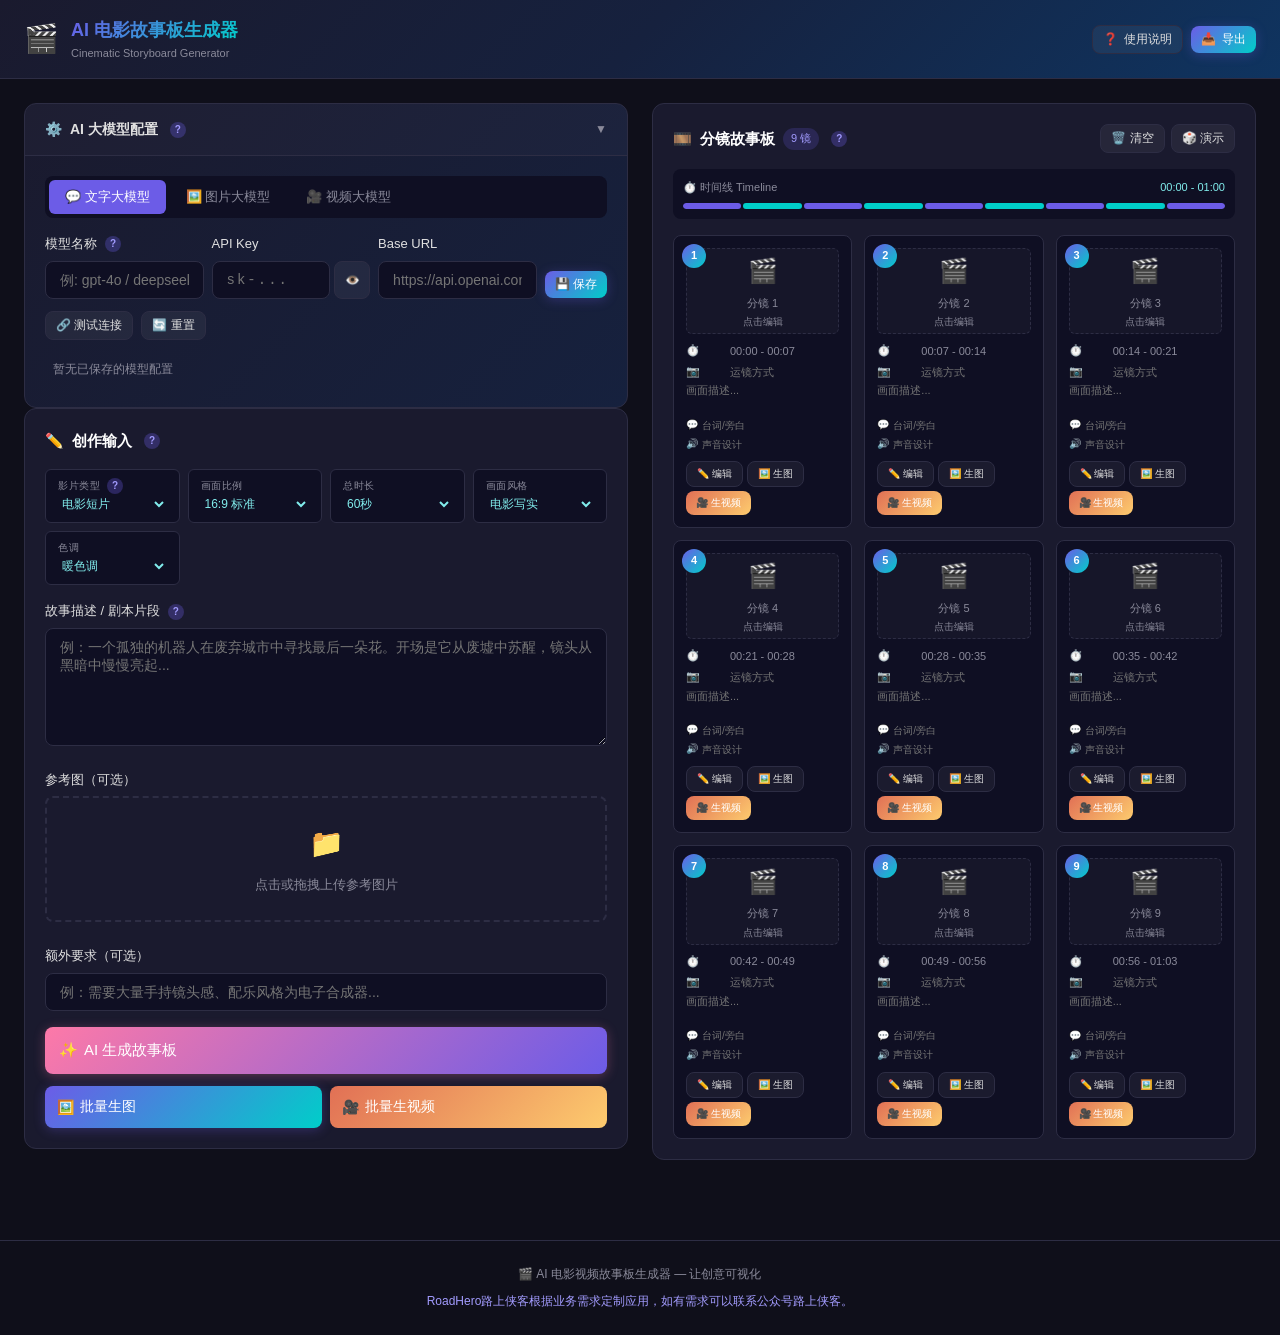
<file: old-index.html>
<!DOCTYPE html>
<html lang="zh-CN">
<head>
<meta charset="UTF-8">
<meta name="viewport" content="width=device-width, initial-scale=1.0">
<title>🎬 AI 电影视频故事板生成器 | Film Storyboard Generator</title>
<style>
:root {
  --primary: #6c5ce7;
  --primary-light: #a29bfe;
  --primary-dark: #5a4bd1;
  --accent: #00cec9;
  --accent-light: #81ecec;
  --bg: #0f0f1a;
  --bg-card: #1a1a2e;
  --bg-card2: #16213e;
  --bg-input: #0f0f23;
  --text: #e0e0e0;
  --text-dim: #8a8a9a;
  --text-bright: #ffffff;
  --border: #2d2d44;
  --success: #00b894;
  --warning: #fdcb6e;
  --danger: #e17055;
  --gradient1: linear-gradient(135deg, #6c5ce7, #00cec9);
  --gradient2: linear-gradient(135deg, #fd79a8, #6c5ce7);
  --shadow: 0 4px 24px rgba(0,0,0,0.4);
  --radius: 12px;
  --radius-sm: 8px;
}
* { margin:0; padding:0; box-sizing:border-box; }
body {
  font-family: -apple-system, BlinkMacSystemFont, 'Segoe UI', 'PingFang SC', 'Microsoft YaHei', sans-serif;
  background: var(--bg); color: var(--text); line-height: 1.6; min-height: 100vh;
}
::-webkit-scrollbar { width: 6px; }
::-webkit-scrollbar-track { background: var(--bg); }
::-webkit-scrollbar-thumb { background: var(--primary); border-radius: 3px; }

.header {
  background: linear-gradient(135deg, #1a1a2e 0%, #16213e 50%, #0f3460 100%);
  border-bottom: 1px solid var(--border); padding: 16px 24px;
  position: sticky; top: 0; z-index: 100; backdrop-filter: blur(10px);
}
.header-inner { max-width: 1400px; margin: 0 auto; display: flex; align-items: center; justify-content: space-between; gap: 16px; flex-wrap: wrap; }
.logo { display: flex; align-items: center; gap: 12px; white-space: nowrap; }
.logo-icon { font-size: 28px; }
.logo-text h1 { font-size: 18px; background: var(--gradient1); -webkit-background-clip: text; -webkit-text-fill-color: transparent; font-weight: 700; }
.logo-text .sub { font-size: 11px; color: var(--text-dim); }
.header-actions { display: flex; gap: 8px; align-items: center; flex-wrap: wrap; }

.btn { display: inline-flex; align-items: center; gap: 6px; padding: 8px 16px; border: none; border-radius: var(--radius-sm); font-size: 13px; font-weight: 500; cursor: pointer; transition: all 0.2s; white-space: nowrap; font-family: inherit; }
.btn:hover { transform: translateY(-1px); }
.btn:active { transform: translateY(0); }
.btn:disabled { opacity: 0.5; cursor: not-allowed; transform: none; }
.btn-primary { background: var(--gradient1); color: white; box-shadow: 0 2px 12px rgba(108,92,231,0.3); }
.btn-primary:hover { box-shadow: 0 4px 20px rgba(108,92,231,0.5); }
.btn-accent { background: var(--gradient2); color: white; box-shadow: 0 2px 12px rgba(253,121,168,0.3); }
.btn-outline { background: transparent; color: var(--primary-light); border: 1px solid var(--primary); }
.btn-outline:hover { background: rgba(108,92,231,0.1); }
.btn-ghost { background: rgba(255,255,255,0.05); color: var(--text); border: 1px solid var(--border); }
.btn-ghost:hover { background: rgba(255,255,255,0.1); }
.btn-sm { padding: 5px 10px; font-size: 12px; }
.btn-icon { padding: 8px; min-width: 36px; justify-content: center; }
.btn-danger { background: var(--danger); color: white; }
.btn-success { background: var(--success); color: white; }
.btn-video { background: linear-gradient(135deg, #e17055, #fdcb6e); color: white; }

.tooltip-wrap { position: relative; display: inline-flex; align-items: center; }
.tooltip-icon { display: inline-flex; align-items: center; justify-content: center; width: 16px; height: 16px; border-radius: 50%; background: rgba(108,92,231,0.3); color: var(--primary-light); font-size: 10px; font-weight: 700; cursor: help; margin-left: 4px; flex-shrink: 0; }
.tooltip-popup { display: none; position: absolute; bottom: calc(100% + 8px); left: 50%; transform: translateX(-50%); background: var(--bg-card); border: 1px solid var(--primary); border-radius: var(--radius-sm); padding: 10px 14px; font-size: 12px; color: var(--text); line-height: 1.5; width: max-content; max-width: 300px; box-shadow: var(--shadow); z-index: 999; pointer-events: auto; }
.tooltip-popup::after { content: ''; position: absolute; top: 100%; left: 50%; transform: translateX(-50%); border: 6px solid transparent; border-top-color: var(--primary); }
.tooltip-wrap:hover .tooltip-popup, .tooltip-wrap.active .tooltip-popup { display: block; }

.form-group { margin-bottom: 16px; }
.form-label { display: flex; align-items: center; gap: 4px; font-size: 13px; font-weight: 500; color: var(--text); margin-bottom: 6px; }
.form-input, .form-textarea, .form-select { width: 100%; padding: 10px 14px; background: var(--bg-input); border: 1px solid var(--border); border-radius: var(--radius-sm); color: var(--text); font-size: 14px; font-family: inherit; transition: border-color 0.2s; }
.form-input:focus, .form-textarea:focus, .form-select:focus { outline: none; border-color: var(--primary); box-shadow: 0 0 0 3px rgba(108,92,231,0.15); }
.form-textarea { resize: vertical; min-height: 100px; }
.form-input[type="password"] { font-family: monospace; letter-spacing: 2px; }
.input-group { display: flex; gap: 4px; }
.input-group .form-input { flex: 1; }

.card { background: var(--bg-card); border: 1px solid var(--border); border-radius: var(--radius); padding: 20px; margin-bottom: 16px; }
.card-header { display: flex; align-items: center; justify-content: space-between; margin-bottom: 16px; gap: 12px; }
.card-title { font-size: 15px; font-weight: 600; color: var(--text-bright); display: flex; align-items: center; gap: 8px; }

.tabs { display: flex; gap: 4px; margin-bottom: 16px; background: var(--bg-input); padding: 4px; border-radius: var(--radius-sm); overflow-x: auto; }
.tab { padding: 8px 16px; border: none; background: transparent; color: var(--text-dim); font-size: 13px; font-weight: 500; cursor: pointer; border-radius: 6px; transition: all 0.2s; white-space: nowrap; font-family: inherit; }
.tab.active { background: var(--primary); color: white; }
.tab:hover:not(.active) { color: var(--text); background: rgba(255,255,255,0.05); }
.tab-content { display: none; }
.tab-content.active { display: block; }

.main { max-width: 1400px; margin: 0 auto; padding: 24px; display: grid; grid-template-columns: 1fr 1fr; gap: 24px; }
@media (max-width: 1024px) { .main { grid-template-columns: 1fr; } }

.storyboard-grid { display: grid; grid-template-columns: repeat(3, 1fr); gap: 12px; margin-top: 16px; }
@media (max-width: 768px) { .storyboard-grid { grid-template-columns: repeat(2, 1fr); } }
@media (max-width: 480px) { .storyboard-grid { grid-template-columns: 1fr; } }

.storyboard-cell { background: var(--bg-input); border: 1px solid var(--border); border-radius: var(--radius-sm); padding: 12px; position: relative; transition: all 0.2s; }
.storyboard-cell:hover { border-color: var(--primary); box-shadow: 0 0 20px rgba(108,92,231,0.1); }
.cell-number { position: absolute; top: 8px; left: 8px; width: 24px; height: 24px; background: var(--gradient1); border-radius: 50%; display: flex; align-items: center; justify-content: center; font-size: 11px; font-weight: 700; color: white; z-index: 2; }
.cell-image-area { width: 100%; aspect-ratio: 16/9; background: rgba(255,255,255,0.03); border: 1px dashed var(--border); border-radius: 6px; display: flex; align-items: center; justify-content: center; margin-bottom: 8px; overflow: hidden; position: relative; cursor: pointer; }
.cell-image-area img, .cell-image-area video { width: 100%; height: 100%; object-fit: cover; border-radius: 6px; }
.cell-image-area .placeholder { color: var(--text-dim); font-size: 11px; text-align: center; }
.cell-meta { font-size: 11px; color: var(--text-dim); display: flex; flex-direction: column; gap: 3px; }
.cell-meta span { display: flex; align-items: center; gap: 4px; }
.cell-meta .label { color: var(--primary-light); font-weight: 500; min-width: 40px; }
.cell-meta textarea { width: 100%; background: transparent; border: none; color: var(--text); font-size: 11px; font-family: inherit; resize: none; line-height: 1.4; }
.cell-meta textarea:focus { outline: none; background: rgba(255,255,255,0.03); }
.cell-actions { display: flex; gap: 4px; margin-top: 6px; flex-wrap: wrap; }

.config-panel { background: linear-gradient(135deg, var(--bg-card) 0%, var(--bg-card2) 100%); border: 1px solid var(--border); border-radius: var(--radius); margin-bottom: 0; overflow: hidden; transition: all 0.3s; }
.config-panel.collapsed .config-body { display: none; }
.config-header { padding: 14px 20px; display: flex; align-items: center; justify-content: space-between; cursor: pointer; user-select: none; border-bottom: 1px solid var(--border); background: rgba(255,255,255,0.02); }
.config-header:hover { background: rgba(255,255,255,0.04); }
.config-title { font-size: 14px; font-weight: 600; display: flex; align-items: center; gap: 8px; }
.config-toggle { font-size: 12px; color: var(--text-dim); transition: transform 0.3s; }
.config-panel.collapsed .config-toggle { transform: rotate(180deg); }
.config-body { padding: 20px; }
.config-row { display: grid; grid-template-columns: 1fr 1fr 1fr auto; gap: 8px; align-items: end; margin-bottom: 12px; }
@media (max-width: 768px) { .config-row { grid-template-columns: 1fr; } }
.model-list { display: flex; flex-direction: column; gap: 8px; margin-top: 12px; }
.model-item { display: flex; align-items: center; gap: 10px; padding: 10px 14px; background: var(--bg-input); border: 1px solid var(--border); border-radius: var(--radius-sm); font-size: 13px; transition: all 0.2s; cursor: pointer; }
.model-item:hover { border-color: var(--primary); }
.model-item.selected { border-color: var(--accent); background: rgba(0,206,201,0.08); }
.model-item .model-name { flex: 1; font-weight: 500; }
.model-item .model-url { color: var(--text-dim); font-size: 11px; flex: 1; overflow: hidden; text-overflow: ellipsis; white-space: nowrap; }
.model-item .model-actions { display: flex; gap: 4px; }
.status-dot { width: 8px; height: 8px; border-radius: 50%; flex-shrink: 0; }
.status-dot.connected { background: var(--success); }
.status-dot.disconnected { background: var(--danger); }
.status-dot.unknown { background: var(--warning); }

.modal-overlay { display: none; position: fixed; top: 0; left: 0; right: 0; bottom: 0; background: rgba(0,0,0,0.6); backdrop-filter: blur(4px); z-index: 1000; align-items: center; justify-content: center; padding: 24px; }
.modal-overlay.active { display: flex; }
.modal { background: var(--bg-card); border: 1px solid var(--border); border-radius: var(--radius); width: 100%; max-width: 700px; max-height: 80vh; overflow-y: auto; box-shadow: var(--shadow); }
.modal-header { padding: 16px 20px; border-bottom: 1px solid var(--border); display: flex; align-items: center; justify-content: space-between; position: sticky; top: 0; background: var(--bg-card); z-index: 1; }
.modal-header h2 { font-size: 16px; display: flex; align-items: center; gap: 8px; }
.modal-body { padding: 20px; }
.modal-body h3 { font-size: 14px; color: var(--accent); margin: 16px 0 8px; }
.modal-body h3:first-child { margin-top: 0; }
.modal-body p { font-size: 13px; color: var(--text); margin-bottom: 8px; }
.modal-body ul { padding-left: 20px; margin-bottom: 8px; }
.modal-body li { font-size: 13px; color: var(--text); margin-bottom: 4px; }
.modal-close { background: none; border: none; color: var(--text-dim); font-size: 20px; cursor: pointer; padding: 4px; }
.modal-close:hover { color: var(--text); }

.toast-container { position: fixed; top: 80px; right: 24px; z-index: 2000; display: flex; flex-direction: column; gap: 8px; }
.toast { padding: 12px 18px; background: var(--bg-card); border: 1px solid var(--border); border-radius: var(--radius-sm); font-size: 13px; box-shadow: var(--shadow); display: flex; align-items: center; gap: 8px; animation: slideIn 0.3s ease; max-width: 360px; }
.toast.success { border-color: var(--success); }
.toast.error { border-color: var(--danger); }
.toast.info { border-color: var(--primary); }
@keyframes slideIn { from { transform: translateX(100%); opacity: 0; } to { transform: translateX(0); opacity: 1; } }

.spinner { width: 20px; height: 20px; border: 2px solid var(--border); border-top-color: var(--primary); border-radius: 50%; animation: spin 0.8s linear infinite; display: inline-block; }
@keyframes spin { to { transform: rotate(360deg); } }

.file-drop { border: 2px dashed var(--border); border-radius: var(--radius-sm); padding: 24px; text-align: center; cursor: pointer; transition: all 0.2s; }
.file-drop:hover, .file-drop.dragover { border-color: var(--primary); background: rgba(108,92,231,0.05); }
.file-drop .icon { font-size: 28px; margin-bottom: 8px; }
.file-drop .text { font-size: 13px; color: var(--text-dim); }

.footer { text-align: center; padding: 24px; border-top: 1px solid var(--border); margin-top: 40px; font-size: 12px; color: var(--text-dim); }

.badge { display: inline-flex; align-items: center; gap: 4px; padding: 2px 8px; border-radius: 12px; font-size: 11px; font-weight: 500; }
.badge-primary { background: rgba(108,92,231,0.2); color: var(--primary-light); }
.badge-accent { background: rgba(0,206,201,0.2); color: var(--accent-light); }

.export-dropdown { position: relative; display: inline-block; }
.export-menu { display: none; position: absolute; top: 100%; right: 0; background: var(--bg-card); border: 1px solid var(--border); border-radius: var(--radius-sm); padding: 6px; min-width: 220px; box-shadow: var(--shadow); z-index: 50; margin-top: 4px; }
.export-menu.active { display: block; }
.export-item { display: flex; align-items: center; gap: 8px; padding: 8px 12px; border: none; background: none; color: var(--text); font-size: 13px; cursor: pointer; border-radius: 6px; width: 100%; font-family: inherit; text-align: left; }
.export-item:hover { background: rgba(108,92,231,0.15); }
.export-divider { height: 1px; background: var(--border); margin: 4px 0; }

.spec-bar { display: grid; grid-template-columns: repeat(auto-fit, minmax(120px, 1fr)); gap: 8px; margin-bottom: 16px; }
.spec-item { background: var(--bg-input); border: 1px solid var(--border); border-radius: 6px; padding: 8px 12px; font-size: 12px; }
.spec-item .spec-label { color: var(--text-dim); font-size: 10px; text-transform: uppercase; letter-spacing: 0.5px; }
.spec-item .spec-value { color: var(--accent-light); font-weight: 500; margin-top: 2px; }
.spec-item select, .spec-item input { width: 100%; background: transparent; border: none; color: var(--accent-light); font-size: 12px; font-family: inherit; padding: 0; margin-top: 2px; }
.spec-item select:focus, .spec-item input:focus { outline: none; }
.spec-item select option { background: var(--bg-card); color: var(--text); }

.prompt-box { background: var(--bg-input); border: 1px solid var(--border); border-radius: var(--radius-sm); padding: 12px; font-size: 12px; color: var(--text); font-family: 'SF Mono', 'Fira Code', monospace; max-height: 200px; overflow-y: auto; white-space: pre-wrap; word-break: break-all; line-height: 1.5; }

.full-width { grid-column: 1 / -1; }
.fade-in { animation: fadeIn 0.3s ease; }
@keyframes fadeIn { from { opacity: 0; transform: translateY(8px); } to { opacity: 1; transform: translateY(0); } }

/* Video Log Panel */
.log-panel { background: var(--bg-input); border: 1px solid var(--border); border-radius: var(--radius-sm); margin-top: 12px; overflow: hidden; }
.log-panel-header { padding: 10px 14px; display: flex; align-items: center; justify-content: space-between; cursor: pointer; user-select: none; background: rgba(255,255,255,0.02); border-bottom: 1px solid var(--border); }
.log-panel-header:hover { background: rgba(255,255,255,0.04); }
.log-panel-header h3 { font-size: 13px; color: var(--text); display: flex; align-items: center; gap: 6px; }
.log-panel-body { max-height: 250px; overflow-y: auto; padding: 8px; font-family: 'SF Mono', 'Fira Code', monospace; font-size: 11px; line-height: 1.6; }
.log-panel.collapsed .log-panel-body { display: none; }
.log-entry { padding: 3px 6px; border-bottom: 1px solid rgba(255,255,255,0.03); display: flex; align-items: flex-start; gap: 6px; }
.log-entry:last-child { border-bottom: none; }
.log-entry.info .log-msg { color: var(--primary-light); }
.log-entry.success .log-msg { color: var(--success); }
.log-entry.error .log-msg { color: var(--danger); }
.log-entry.warning .log-msg { color: var(--warning); }
.log-entry.req .log-msg { color: var(--accent-light); }
.log-entry.poll .log-msg { color: var(--text-dim); }
.log-entry.done .log-msg { color: var(--success); }
.log-time { color: var(--text-dim); font-size: 10px; white-space: nowrap; min-width: 60px; }
.log-icon { font-size: 12px; }
.log-msg { flex: 1; word-break: break-all; }
.log-badge { display: inline-block; padding: 0 4px; border-radius: 3px; font-size: 9px; font-weight: 700; margin-right: 4px; }
.log-badge.get { background: rgba(16,185,129,.15); color: var(--success); }
.log-badge.post { background: rgba(99,102,241,.15); color: var(--primary-light); }
.log-badge.status { background: rgba(6,182,212,.15); color: var(--accent-light); }
.log-badge.err { background: rgba(239,68,68,.15); color: var(--danger); }
.log-detail { padding: 4px 6px 4px 30px; font-size: 10px; color: var(--text-dim); max-height: 200px; overflow: auto; white-space: pre-wrap; word-break: break-all; cursor: pointer; }
.log-progress-bar { height: 6px; background: rgba(255,255,255,0.1); border-radius: 3px; margin: 6px; overflow: hidden; }
.log-progress-bar-fill { height: 100%; background: var(--gradient1); transition: width 0.5s; border-radius: 3px; }

/* Video generation status in cells */
.cell-video-status { font-size: 10px; padding: 4px 6px; border-radius: 4px; margin-top: 4px; }
.cell-video-status.generating { background: rgba(108,92,231,0.15); color: var(--primary-light); }
.cell-video-status.done { background: rgba(0,184,148,0.15); color: var(--success); }
.cell-video-status.error { background: rgba(225,112,85,0.15); color: var(--danger); }
</style>
</head>
<body>

<header class="header">
  <div class="header-inner">
    <div class="logo">
      <span class="logo-icon">🎬</span>
      <div class="logo-text">
        <h1>AI 电影故事板生成器</h1>
        <div class="sub">Cinematic Storyboard Generator</div>
      </div>
    </div>
    <div class="header-actions">
      <button class="btn btn-ghost btn-sm" onclick="showHelpModal()" title="使用说明" aria-label="使用说明">
        <span>❓</span> 使用说明
      </button>
      <div class="export-dropdown">
        <button class="btn btn-primary btn-sm" onclick="toggleExportMenu()" aria-label="导出菜单">
          <span>📥</span> 导出
        </button>
        <div class="export-menu" id="exportMenu">
          <button class="export-item" onclick="event.stopPropagation();exportPromptsMD()">📄 提示词 (Markdown)</button>
          <button class="export-item" onclick="event.stopPropagation();exportPromptsJSON()">📋 提示词 (JSON)</button>
          <button class="export-item" onclick="event.stopPropagation();exportStoryHTML()">🌐 故事板 (HTML)</button>
          <div class="export-divider"></div>
          <button class="export-item" onclick="event.stopPropagation();exportImages()">🖼️ 故事板总图 (PNG)</button>
          <button class="export-item" onclick="event.stopPropagation();exportAllShotImages()">🖼️ 导出所有分镜图片</button>
          <button class="export-item" onclick="event.stopPropagation();exportVideoURLs()">🔗 导出视频URL地址 (TXT)</button>
          <button class="export-item" onclick="event.stopPropagation();exportImageURLs()">🖼️ 导出分镜图片URL地址 (TXT)</button>
        </div>
      </div>
    </div>
  </div>
</header>

<div class="toast-container" id="toastContainer"></div>

<div class="main">
  <div class="left-panel">
    <!-- API Config -->
    <div class="config-panel" id="configPanel">
      <div class="config-header" onclick="toggleConfig()">
        <div class="config-title">
          <span>⚙️</span> AI 大模型配置
          <span class="tooltip-wrap" onclick="event.stopPropagation()">
            <span class="tooltip-icon">?</span>
            <span class="tooltip-popup">在此配置AI大模型的API信息。支持配置文字、图片、视频三种模型。配置后可自动生成更高质量的故事板内容。</span>
          </span>
        </div>
        <span class="config-toggle" id="configToggle">▼</span>
      </div>
      <div class="config-body">
        <div class="tabs">
          <button class="tab active" onclick="switchModelTab('text')">💬 文字大模型</button>
          <button class="tab" onclick="switchModelTab('image')">🖼️ 图片大模型</button>
          <button class="tab" onclick="switchModelTab('video')">🎥 视频大模型</button>
        </div>
        <div class="tab-content active" id="tab-text">
          <div class="config-row">
            <div class="form-group" style="margin:0">
              <label class="form-label">模型名称 <span class="tooltip-wrap"><span class="tooltip-icon">?</span><span class="tooltip-popup">如 gpt-4、claude-3、deepseek-chat 等。</span></span></label>
              <input type="text" class="form-input" id="textModelName" placeholder="例: gpt-4o / deepseek-chat">
            </div>
            <div class="form-group" style="margin:0">
              <label class="form-label">API Key</label>
              <div class="input-group">
                <input type="password" class="form-input" id="textApiKey" placeholder="sk-...">
                <button class="btn btn-ghost btn-icon btn-sm" onclick="togglePassword('textApiKey', this)">👁️</button>
              </div>
            </div>
            <div class="form-group" style="margin:0">
              <label class="form-label">Base URL</label>
              <input type="text" class="form-input" id="textBaseUrl" placeholder="https://api.openai.com/v1">
            </div>
            <button class="btn btn-primary btn-sm" onclick="saveModelConfig('text')" style="margin-bottom:1px">💾 保存</button>
          </div>
          <div style="display:flex;gap:8px;margin-bottom:12px;">
            <button class="btn btn-ghost btn-sm" onclick="testConnection('text')">🔗 测试连接</button>
            <button class="btn btn-ghost btn-sm" onclick="resetModelConfig('text')">🔄 重置</button>
          </div>
          <div class="model-list" id="textModelList"></div>
        </div>
        <div class="tab-content" id="tab-image">
          <div class="config-row">
            <div class="form-group" style="margin:0">
              <label class="form-label">模型名称</label>
              <input type="text" class="form-input" id="imageModelName" placeholder="例: dall-e-3">
            </div>
            <div class="form-group" style="margin:0">
              <label class="form-label">API Key</label>
              <div class="input-group">
                <input type="password" class="form-input" id="imageApiKey" placeholder="sk-...">
                <button class="btn btn-ghost btn-icon btn-sm" onclick="togglePassword('imageApiKey', this)">👁️</button>
              </div>
            </div>
            <div class="form-group" style="margin:0">
              <label class="form-label">Base URL</label>
              <input type="text" class="form-input" id="imageBaseUrl" placeholder="https://api.openai.com/v1">
            </div>
            <button class="btn btn-primary btn-sm" onclick="saveModelConfig('image')" style="margin-bottom:1px">💾 保存</button>
          </div>
          <div style="display:flex;gap:8px;margin-bottom:12px;">
            <button class="btn btn-ghost btn-sm" onclick="testConnection('image')">🔗 测试连接</button>
            <button class="btn btn-ghost btn-sm" onclick="resetModelConfig('image')">🔄 重置</button>
          </div>
          <div class="model-list" id="imageModelList"></div>
        </div>
        <div class="tab-content" id="tab-video">
          <div class="config-row">
            <div class="form-group" style="margin:0">
              <label class="form-label">模型名称</label>
              <input type="text" class="form-input" id="videoModelName" placeholder="例: agnes-video-v2.0">
            </div>
            <div class="form-group" style="margin:0">
              <label class="form-label">API Key</label>
              <div class="input-group">
                <input type="password" class="form-input" id="videoApiKey" placeholder="sk-...">
                <button class="btn btn-ghost btn-icon btn-sm" onclick="togglePassword('videoApiKey', this)">👁️</button>
              </div>
            </div>
            <div class="form-group" style="margin:0">
              <label class="form-label">Base URL</label>
              <input type="text" class="form-input" id="videoBaseUrl" placeholder="https://api.example.com/v1">
            </div>
            <button class="btn btn-primary btn-sm" onclick="saveModelConfig('video')" style="margin-bottom:1px">💾 保存</button>
          </div>
          <div style="display:flex;gap:8px;margin-bottom:12px;">
            <button class="btn btn-ghost btn-sm" onclick="testConnection('video')">🔗 测试连接</button>
            <button class="btn btn-ghost btn-sm" onclick="resetModelConfig('video')">🔄 重置</button>
          </div>
          <div class="model-list" id="videoModelList"></div>
        </div>
      </div>
    </div>

    <!-- Input Area -->
    <div class="card">
      <div class="card-header">
        <div class="card-title">
          <span>✏️</span> 创作输入
          <span class="tooltip-wrap"><span class="tooltip-icon">?</span><span class="tooltip-popup">在此输入您的故事创意、剧本片段或拍摄需求。AI将根据这些内容生成完整的电影故事板，包含完整的情节发展和叙事节奏。</span></span>
        </div>
      </div>
      <div class="spec-bar">
        <div class="spec-item">
          <div class="spec-label">影片类型 <span class="tooltip-wrap"><span class="tooltip-icon">?</span><span class="tooltip-popup">选择影片的类型，影响画面风格和叙事节奏。</span></span></div>
          <select id="specType"><option value="电影短片">电影短片</option><option value="广告片">广告片</option><option value="MV">MV</option><option value="纪录片">纪录片</option><option value="预告片">预告片</option><option value="短视频">短视频</option></select>
        </div>
        <div class="spec-item">
          <div class="spec-label">画面比例</div>
          <select id="specRatio"><option value="2.35:1">2.35:1 宽银幕</option><option value="16:9" selected>16:9 标准</option><option value="1:1">1:1 正方形</option><option value="9:16">9:16 竖屏</option></select>
        </div>
        <div class="spec-item">
          <div class="spec-label">总时长</div>
          <select id="specDuration"><option value="15s">15秒</option><option value="30s">30秒</option><option value="60s" selected>60秒</option><option value="2min">2分钟</option><option value="5min">5分钟</option><option value="10min">10分钟</option></select>
        </div>
        <div class="spec-item">
          <div class="spec-label">画面风格</div>
          <select id="specStyle"><option value="电影写实">电影写实</option><option value="赛博朋克">赛博朋克</option><option value="清新自然">清新自然</option><option value="暗黑哥特">暗黑哥特</option><option value="复古胶片">复古胶片</option><option value="动漫风格">动漫风格</option></select>
        </div>
        <div class="spec-item">
          <div class="spec-label">色调</div>
          <select id="specColor"><option value="暖色调">暖色调</option><option value="冷色调">冷色调</option><option value="低饱和">低饱和</option><option value="高对比">高对比</option><option value="霓虹色">霓虹色</option></select>
        </div>
      </div>
      <div class="form-group">
        <label class="form-label">故事描述 / 剧本片段 <span class="tooltip-wrap"><span class="tooltip-icon">?</span><span class="tooltip-popup">输入您的故事创意、剧本内容或场景描述。越详细，AI生成的故事板越精准。AI会自动展开完整情节，包含起承转合和人物情感变化。</span></span></label>
        <textarea class="form-textarea" id="storyInput" rows="6" placeholder="例：一个孤独的机器人在废弃城市中寻找最后一朵花。开场是它从废墟中苏醒，镜头从黑暗中慢慢亮起..."></textarea>
      </div>
      <div class="form-group">
        <label class="form-label">参考图（可选）</label>
        <div class="file-drop" id="fileDrop" onclick="document.getElementById('fileInput').click()">
          <div class="icon">📁</div><div class="text">点击或拖拽上传参考图片</div>
          <input type="file" id="fileInput" accept="image/*" style="display:none" multiple>
        </div>
        <div id="filePreview" style="display:flex;gap:8px;flex-wrap:wrap;margin-top:8px;"></div>
      </div>
      <div class="form-group">
        <label class="form-label">额外要求（可选）</label>
        <input type="text" class="form-input" id="extraRequirements" placeholder="例：需要大量手持镜头感、配乐风格为电子合成器...">
      </div>
      <button class="btn btn-accent" onclick="generateStoryboard()" id="generateBtn" style="width:100%;padding:14px;font-size:15px;" aria-label="AI生成故事板">
        <span>✨</span> AI 生成故事板
      </button>
      <div style="display:flex;gap:8px;margin-top:12px;">
        <button class="btn btn-primary" onclick="batchGenerateImages()" id="batchImgBtn" style="flex:1;padding:12px;font-size:14px;" aria-label="批量生成图片">
          <span>🖼️</span> 批量生图
        </button>
        <button class="btn btn-video" onclick="batchGenerateVideos()" id="batchVidBtn" style="flex:1;padding:12px;font-size:14px;" aria-label="批量生成视频">
          <span>🎥</span> 批量生视频
        </button>
      </div>
    </div>

    <!-- Video Generation Status Module -->
    <div class="card" id="videoStatusCard" style="display:none;">
      <div class="card-header">
        <div class="card-title">
          <span>🎬</span> 视频生成状态
          <span class="tooltip-wrap"><span class="tooltip-icon">?</span><span class="tooltip-popup">实时显示视频生成任务的状态、进度和详细日志。支持Agnes等视频大模型的轮询状态追踪。</span></span>
        </div>
        <span id="videoStatusBadge" class="badge badge-primary">等待中</span>
      </div>
      <div id="videoStatusContent" style="font-size:13px;color:var(--text-dim);padding:8px;">暂无视频生成任务</div>
      <div class="log-panel" id="videoLogPanel" style="display:none;">
        <div class="log-panel-header" onclick="this.parentElement.classList.toggle('collapsed')">
          <h3>📋 详细日志</h3>
          <span id="videoLogCount" style="font-size:11px;color:var(--text-dim)">0 条</span>
        </div>
        <div class="log-panel-body" id="videoLogBody"></div>
      </div>
    </div>
  </div>

  <!-- Right: Storyboard Output -->
  <div class="right-panel">
    <div class="card" style="min-height: 600px;">
      <div class="card-header">
        <div class="card-title">
          <span>🎞️</span> 分镜故事板
          <span class="badge badge-primary" id="shotCount">9 镜</span>
          <span class="tooltip-wrap"><span class="tooltip-icon">?</span><span class="tooltip-popup">3×3 电影分镜板。每个分镜包含：起始/结束画面、运镜方式、台词/旁白、音效描述、时间线。可独立生成图片和视频。</span></span>
        </div>
        <div style="display:flex;gap:6px;">
          <button class="btn btn-ghost btn-sm" onclick="clearStoryboard()">🗑️ 清空</button>
          <button class="btn btn-ghost btn-sm" onclick="randomDemo()">🎲 演示</button>
        </div>
      </div>
      <div style="margin-bottom:12px;padding:10px;background:var(--bg-input);border-radius:var(--radius-sm);font-size:11px;">
        <div style="display:flex;justify-content:space-between;align-items:center;margin-bottom:6px;">
          <span style="color:var(--text-dim);">⏱️ 时间线 Timeline</span>
          <span style="color:var(--accent-light);" id="totalTimeDisplay">00:00 - 01:00</span>
        </div>
        <div style="display:flex;gap:2px;height:6px;border-radius:3px;overflow:hidden;" id="timelineBar">
          <div style="flex:1;background:var(--primary);border-radius:3px;"></div>
          <div style="flex:1;background:var(--accent);border-radius:3px;"></div>
          <div style="flex:1;background:var(--primary);border-radius:3px;"></div>
          <div style="flex:1;background:var(--accent);border-radius:3px;"></div>
          <div style="flex:1;background:var(--primary);border-radius:3px;"></div>
          <div style="flex:1;background:var(--accent);border-radius:3px;"></div>
          <div style="flex:1;background:var(--primary);border-radius:3px;"></div>
          <div style="flex:1;background:var(--accent);border-radius:3px;"></div>
          <div style="flex:1;background:var(--primary);border-radius:3px;"></div>
        </div>
      </div>
      <div class="storyboard-grid" id="storyboardGrid"></div>
      <div id="promptOutput" style="margin-top:16px;display:none;">
        <div class="card-header" style="margin-bottom:8px;">
          <div class="card-title"><span>📝</span> 画面提示词</div>
          <div style="display:flex;gap:6px;">
            <button class="btn btn-ghost btn-sm" id="promptEditBtn" onclick="togglePromptEdit()">✏️ 编辑</button>
            <button class="btn btn-primary btn-sm" id="promptSubmitBtn" onclick="submitPromptEdit()" style="display:none;">✅ 提交</button>
            <button class="btn btn-ghost btn-sm" id="promptCancelBtn" onclick="cancelPromptEdit()" style="display:none;">❌ 取消</button>
          </div>
        </div>
        <div class="prompt-box" id="promptContent"></div>
        <textarea id="promptEditArea" style="display:none;width:100%;min-height:300px;background:var(--bg-input);border:1px solid var(--primary);border-radius:var(--radius-sm);padding:12px;font-size:12px;color:var(--text);font-family:'SF Mono','Fira Code',monospace;resize:vertical;line-height:1.5;white-space:pre-wrap;word-break:break-all;"></textarea>
      </div>
    </div>
  </div>
</div>

<!-- Help Modal -->
<div class="modal-overlay" id="helpModal">
  <div class="modal">
    <div class="modal-header">
      <h2>📖 使用说明</h2>
      <button class="modal-close" onclick="closeModal('helpModal')" aria-label="关闭">✕</button>
    </div>
    <div class="modal-body">
      <h3>🎯 应用简介</h3>
      <p>AI 电影视频故事板生成器是一款面向影视前期筹备、广告与MV提案、小说/剧本视觉化的专业工具。通过AI大模型，将文字创意转化为完整的3×3电影分镜故事板，支持独立生成每个分镜的图片和视频。</p>
      <h3>🔧 如何使用</h3>
      <ul>
        <li><strong>第一步：配置AI模型</strong> — 在顶部配置您的AI大模型API Key（文字模型用于生成故事板，图片模型用于生成画面，视频模型用于生成动态预览）</li>
        <li><strong>第二步：填写项目规格</strong> — 选择影片类型、画面比例、时长、风格、色调</li>
        <li><strong>第三步：输入故事内容</strong> — 在创作输入区填写故事描述、剧本片段或场景需求</li>
        <li><strong>第四步：点击生成</strong> — 点击"AI 生成故事板"按钮，AI会自动展开完整故事情节</li>
        <li><strong>第五步：生成图片/视频</strong> — 在每个分镜格中点击"生图"或"生视频"按钮生成对应媒体</li>
      </ul>
      <h3>🎬 输出内容说明</h3>
      <ul>
        <li><strong>3×3 分镜板</strong> — 9个分镜格，每个呈现起止画面、完整情节发展</li>
        <li><strong>运镜标注</strong> — 推拉摇移、跟拍、航拍、手持等镜头运动方式</li>
        <li><strong>台词/旁白</strong> — 画面中的人物台词或旁白文字</li>
        <li><strong>声音设计</strong> — 环境音、音效、配乐描述</li>
        <li><strong>时间线</strong> — 每个分镜的起止时间点和持续时长</li>
        <li><strong>画面提示词</strong> — 可直接用于AI绘图工具的英文Prompt</li>
      </ul>
      <h3>📥 导出功能</h3>
      <ul>
        <li><strong>提示词 MD/JSON</strong> — 导出画面提示词文档</li>
        <li><strong>故事板 HTML</strong> — 导出独立的HTML页面</li>
        <li><strong>故事板总图</strong> — 导出3×3拼合的PNG图片</li>
        <li><strong>所有分镜图片</strong> — 逐个导出每个分镜生成的图片</li>
        <li><strong>视频URL地址</strong> — 导出所有成功生成的分镜视频URL至TXT文档</li>
        <li><strong>分镜图片URL地址</strong> — 导出所有成功生成的分镜图片URL至TXT文档</li>
      </ul>
      <h3>🖼️ 批量生成功能</h3>
      <ul>
        <li><strong>批量生图</strong> — 按分镜顺序逐个生成图片，全部完成后结束</li>
        <li><strong>批量生视频</strong> — 先确保所有图片已生成，再按分镜顺序逐个生成视频</li>
        <li>每个视频生成时如2次尝试均失败则跳过，继续下一个</li>
        <li>所有分镜视频生成完毕后整个批量流程结束</li>
      </ul>
      <h3>✏️ 画面提示词编辑</h3>
      <ul>
        <li>AI生成故事板后，画面提示词区域右上角有「编辑」按钮</li>
        <li>点击编辑可修改完整的画面提示词内容</li>
        <li>修改完成后点击「提交」，系统会自动将修改同步到各分镜详情</li>
      </ul>
      <h3>🎥 视频生成功能</h3>
      <ul>
        <li>支持Agnes等视频大模型，通过API提交任务后自动轮询状态</li>
        <li>在"视频生成状态"面板中可实时查看生成进度和详细日志</li>
        <li>每个分镜可独立生成视频，生成后直接在分镜格内预览</li>
        <li>视频生成通常需要1-3分钟，请耐心等待</li>
      </ul>
    </div>
  </div>
</div>

<!-- Prompt Edit Modal -->
<div class="modal-overlay" id="promptModal">
  <div class="modal">
    <div class="modal-header">
      <h2>✏️ 编辑分镜详情</h2>
      <button class="modal-close" onclick="closeModal('promptModal')" aria-label="关闭">✕</button>
    </div>
    <div class="modal-body">
      <div class="form-group"><label class="form-label">分镜编号</label><input type="text" class="form-input" id="editShotNum" readonly></div>
      <div class="form-group"><label class="form-label">画面描述</label><textarea class="form-textarea" id="editDescription" rows="3"></textarea></div>
      <div class="form-group"><label class="form-label">运镜方式</label><input type="text" class="form-input" id="editCamera"></div>
      <div class="form-group"><label class="form-label">台词 / 旁白</label><textarea class="form-textarea" id="editDialogue" rows="2"></textarea></div>
      <div class="form-group"><label class="form-label">声音设计</label><input type="text" class="form-input" id="editSound"></div>
      <div class="form-group"><label class="form-label">时间码</label><input type="text" class="form-input" id="editTimecode"></div>
      <div class="form-group">
        <label class="form-label">画面提示词 (Prompt) <span class="tooltip-wrap"><span class="tooltip-icon">?</span><span class="tooltip-popup">英文画面描述提示词，可直接用于Midjourney、DALL-E等AI绘图工具。</span></span></label>
        <textarea class="form-textarea" id="editPrompt" rows="4" style="font-family:monospace;font-size:12px;"></textarea>
      </div>
      <button class="btn btn-primary" onclick="saveShotEdit()" style="width:100%;">💾 保存修改</button>
    </div>
  </div>
</div>

<footer class="footer">
  <p>🎬 AI 电影视频故事板生成器 — 让创意可视化</p>
  <p style="margin-top:8px;color:var(--primary-light);">RoadHero路上侠客根据业务需求定制应用，如有需求可以联系公众号路上侠客。</p>
</footer>

<script>
// ====== State ======
let state = {
  models: { text: [], image: [], video: [] },
  selectedModels: { text: null, image: null, video: null },
  storyboard: [],
  uploadedFiles: []
};

// Video generation log
const VIDEO_LOG = [];

function loadState() {
  try {
    const saved = localStorage.getItem('storyboard_gen_state');
    if (saved) { const parsed = JSON.parse(saved); state = { ...state, ...parsed }; }
  } catch(e) {}
  renderModelLists();
}

function saveState() {
  try { localStorage.setItem('storyboard_gen_state', JSON.stringify({ models: state.models, selectedModels: state.selectedModels })); } catch(e) {}
}

function showToast(msg, type = 'info') {
  const container = document.getElementById('toastContainer');
  const toast = document.createElement('div');
  toast.className = `toast ${type} fade-in`;
  const icons = { success: '✅', error: '❌', info: 'ℹ️' };
  toast.innerHTML = `<span>${icons[type] || 'ℹ️'}</span> ${msg}`;
  container.appendChild(toast);
  setTimeout(() => { toast.style.opacity = '0'; setTimeout(() => toast.remove(), 300); }, 3000);
}

function escapeHtml(str) { const d = document.createElement('div'); d.textContent = str; return d.innerHTML; }

// ====== Config Panel ======
function toggleConfig() { document.getElementById('configPanel').classList.toggle('collapsed'); }

function switchModelTab(type) {
  document.querySelectorAll('.tabs .tab').forEach((t, i) => { t.classList.toggle('active', ['text','image','video'][i] === type); });
  document.querySelectorAll('.tab-content').forEach(tc => tc.classList.remove('active'));
  document.getElementById(`tab-${type}`).classList.add('active');
}

function togglePassword(inputId, btn) {
  const input = document.getElementById(inputId);
  input.type = input.type === 'password' ? 'text' : 'password';
  btn.textContent = input.type === 'password' ? '👁️' : '🙈';
}

// ====== Model Config ======
function saveModelConfig(type) {
  const name = document.getElementById(`${type}ModelName`).value.trim();
  const key = document.getElementById(`${type}ApiKey`).value.trim();
  const url = document.getElementById(`${type}BaseUrl`).value.trim();
  if (!name) { showToast('请输入模型名称', 'error'); return; }
  const model = { id: Date.now().toString(36), name, key, url, createdAt: new Date().toISOString() };
  state.models[type].push(model);
  state.selectedModels[type] = model.id;
  saveState(); renderModelLists();
  showToast(`已保存 ${name} 模型配置`, 'success');
  document.getElementById(`${type}ModelName`).value = '';
  document.getElementById(`${type}ApiKey`).value = '';
  document.getElementById(`${type}BaseUrl`).value = '';
}

function resetModelConfig(type) {
  document.getElementById(`${type}ModelName`).value = '';
  document.getElementById(`${type}ApiKey`).value = '';
  document.getElementById(`${type}BaseUrl`).value = '';
  showToast('已重置输入', 'info');
}

function selectModel(type, id) { state.selectedModels[type] = id; saveState(); renderModelLists(); showToast('已切换模型', 'success'); }

function deleteModel(type, id) {
  state.models[type] = state.models[type].filter(m => m.id !== id);
  if (state.selectedModels[type] === id) state.selectedModels[type] = state.models[type].length > 0 ? state.models[type][0].id : null;
  saveState(); renderModelLists(); showToast('已删除模型', 'info');
}

function editModel(type, id) {
  const model = state.models[type].find(m => m.id === id);
  if (!model) return;
  document.getElementById(`${type}ModelName`).value = model.name;
  document.getElementById(`${type}ApiKey`).value = model.key;
  document.getElementById(`${type}BaseUrl`).value = model.url;
  deleteModel(type, id);
}

async function testConnection(type) {
  const selectedId = state.selectedModels[type];
  let model = state.models[type].find(m => m.id === selectedId);
  if (!model) {
    const key = document.getElementById(`${type}ApiKey`).value.trim();
    const url = document.getElementById(`${type}BaseUrl`).value.trim();
    if (!key || !url) { showToast('请先选择或输入模型配置', 'error'); return; }
    model = { name: 'test', key, url };
  }
  showToast('正在测试连接...', 'info');
  try {
    const resp = await fetch(`${model.url}/models`, { headers: { 'Authorization': `Bearer ${model.key}` } });
    if (resp.ok) showToast(`✅ ${model.name} 连接成功！`, 'success');
    else showToast(`❌ 连接失败 (${resp.status})`, 'error');
  } catch(e) { showToast('❌ 网络连接失败: ' + e.message, 'error'); }
}

function maskKey(key) { if (!key || key.length < 8) return '***'; return key.substring(0, 4) + '****' + key.substring(key.length - 4); }

function renderModelLists() {
  ['text', 'image', 'video'].forEach(type => {
    const container = document.getElementById(`${type}ModelList`);
    if (!container) return;
    const models = state.models[type];
    if (models.length === 0) { container.innerHTML = '<div style="font-size:12px;color:var(--text-dim);padding:8px;">暂无已保存的模型配置</div>'; return; }
    container.innerHTML = models.map(m => `
      <div class="model-item ${state.selectedModels[type] === m.id ? 'selected' : ''}" onclick="selectModel('${type}','${m.id}')">
        <span class="status-dot ${state.selectedModels[type] === m.id ? 'connected' : 'unknown'}"></span>
        <span class="model-name">${escapeHtml(m.name)}</span>
        <span class="model-url">${maskKey(m.key)}</span>
        <div class="model-actions">
          <button class="btn btn-ghost btn-sm" onclick="event.stopPropagation();editModel('${type}','${m.id}')" title="编辑">✏️</button>
          <button class="btn btn-ghost btn-sm" onclick="event.stopPropagation();deleteModel('${type}','${m.id}')" title="删除">🗑️</button>
        </div>
      </div>
    `).join('');
  });
}

// ====== File Upload ======
const fileDrop = document.getElementById('fileDrop');
const fileInput = document.getElementById('fileInput');
fileDrop.addEventListener('dragover', e => { e.preventDefault(); fileDrop.classList.add('dragover'); });
fileDrop.addEventListener('dragleave', () => fileDrop.classList.remove('dragover'));
fileDrop.addEventListener('drop', e => { e.preventDefault(); fileDrop.classList.remove('dragover'); handleFiles(e.dataTransfer.files); });
fileInput.addEventListener('change', e => handleFiles(e.target.files));

function handleFiles(files) {
  const preview = document.getElementById('filePreview');
  Array.from(files).forEach(file => {
    if (!file.type.startsWith('image/')) return;
    const reader = new FileReader();
    reader.onload = e => {
      state.uploadedFiles.push({ name: file.name, data: e.target.result });
      const img = document.createElement('div');
      img.style.cssText = 'position:relative;width:60px;height:60px;border-radius:6px;overflow:hidden;';
      img.innerHTML = `<img src="${e.target.result}" style="width:100%;height:100%;object-fit:cover;" alt="参考图片 ${escapeHtml(file.name)}"><button onclick="this.parentElement.remove()" style="position:absolute;top:0;right:0;background:rgba(0,0,0,0.6);color:white;border:none;width:16px;height:16px;font-size:10px;cursor:pointer;border-radius:0 0 0 6px;">✕</button>`;
      preview.appendChild(img);
    };
    reader.readAsDataURL(file);
  });
}

// ====== Tooltip & Menu ======
document.addEventListener('click', e => {
  const icon = e.target.closest('.tooltip-icon');
  if (icon) { e.stopPropagation(); const wrap = icon.closest('.tooltip-wrap'); document.querySelectorAll('.tooltip-wrap.active').forEach(w => { if (w !== wrap) w.classList.remove('active'); }); wrap.classList.toggle('active'); return; }
  document.querySelectorAll('.tooltip-wrap.active').forEach(w => w.classList.remove('active'));
});

function toggleExportMenu() { document.getElementById('exportMenu').classList.toggle('active'); }
document.addEventListener('click', e => { if (!e.target.closest('.export-dropdown')) document.getElementById('exportMenu').classList.remove('active'); });

function showHelpModal() { document.getElementById('helpModal').classList.add('active'); }
function closeModal(id) { document.getElementById(id).classList.remove('active'); }
document.querySelectorAll('.modal-overlay').forEach(overlay => { overlay.addEventListener('click', e => { if (e.target === overlay) overlay.classList.remove('active'); }); });

// ====== Storyboard ======
const defaultShots = Array.from({ length: 9 }, (_, i) => ({
  id: i + 1,
  timecode: `${String(Math.floor(i * 7 / 60)).padStart(2,'0')}:${String((i*7)%60).padStart(2,'0')} - ${String(Math.floor((i+1)*7/60)).padStart(2,'0')}:${String(((i+1)*7)%60).padStart(2,'0')}`,
  description: '', startFrame: '', endFrame: '', camera: '', dialogue: '', sound: '', prompt: '', image: null, video: null, videoStatus: null
}));

function renderStoryboard() {
  const grid = document.getElementById('storyboardGrid');
  const shots = state.storyboard.length > 0 ? state.storyboard : defaultShots;

  grid.innerHTML = shots.map((shot, i) => `
    <div class="storyboard-cell fade-in" style="animation-delay:${i*0.05}s">
      <span class="cell-number">${shot.id}</span>
      <div class="cell-image-area" onclick="editShot(${i})" title="点击编辑分镜">
        ${shot.video ? `<video src="${shot.video}" controls muted loop style="width:100%;height:100%;object-fit:cover;border-radius:6px;"></video>` :
          shot.image ? `<img src="${shot.image}" alt="分镜 ${shot.id} 画面">` : `
          <div class="placeholder"><div style="font-size:24px;margin-bottom:4px;">🎬</div><div>分镜 ${shot.id}</div><div style="font-size:10px;margin-top:2px;">点击编辑</div></div>`}
      </div>
      <div class="cell-meta">
        <span><span class="label">⏱️</span> <input type="text" value="${shot.timecode}" onchange="updateShot(${i},'timecode',this.value)" style="background:transparent;border:none;color:var(--text-dim);font-size:11px;width:100%;font-family:inherit;" placeholder="00:00 - 00:07"></span>
        <span><span class="label">📷</span> <input type="text" value="${shot.camera}" onchange="updateShot(${i},'camera',this.value)" style="background:transparent;border:none;color:var(--accent-light);font-size:11px;width:100%;font-family:inherit;" placeholder="运镜方式"></span>
        <textarea rows="2" onchange="updateShot(${i},'description',this.value)" placeholder="画面描述...">${shot.description}</textarea>
        <span style="color:var(--warning);font-size:10px;">💬 <input type="text" value="${escapeHtml(shot.dialogue||'')}" onchange="updateShot(${i},'dialogue',this.value)" style="background:transparent;border:none;color:var(--warning);font-size:10px;width:100%;font-family:inherit;" placeholder="台词/旁白"></span>
        <span style="color:var(--text-dim);font-size:10px;">🔊 <input type="text" value="${escapeHtml(shot.sound||'')}" onchange="updateShot(${i},'sound',this.value)" style="background:transparent;border:none;color:var(--text-dim);font-size:10px;width:100%;font-family:inherit;" placeholder="声音设计"></span>
        ${shot.videoStatus ? `<div class="cell-video-status ${shot.videoStatus}">${shot.videoStatus === 'generating' ? '⏳ 视频生成中...' : shot.videoStatus === 'done' ? '✅ 视频已生成' : '❌ 视频生成失败'}</div>` : ''}
        <div class="cell-actions">
          <button class="btn btn-ghost btn-sm" onclick="editShot(${i})" style="font-size:10px;">✏️ 编辑</button>
          <button class="btn btn-ghost btn-sm" onclick="generateShotImage(${i})" style="font-size:10px;">🖼️ 生图</button>
          <button class="btn btn-video btn-sm" onclick="generateShotVideo(${i})" style="font-size:10px;">🎥 生视频</button>
        </div>
      </div>
    </div>
  `).join('');
}

function updateShot(index, field, value) {
  if (state.storyboard.length === 0) state.storyboard = [...defaultShots];
  state.storyboard[index][field] = value;
}

function editShot(index) {
  const shots = state.storyboard.length > 0 ? state.storyboard : defaultShots;
  const shot = shots[index];
  document.getElementById('editShotNum').value = `分镜 ${shot.id}`;
  document.getElementById('editDescription').value = shot.description;
  document.getElementById('editCamera').value = shot.camera;
  document.getElementById('editDialogue').value = shot.dialogue;
  document.getElementById('editSound').value = shot.sound;
  document.getElementById('editTimecode').value = shot.timecode;
  document.getElementById('editPrompt').value = shot.prompt;
  document.getElementById('promptModal').dataset.index = index;
  document.getElementById('promptModal').classList.add('active');
}

function saveShotEdit() {
  const index = parseInt(document.getElementById('promptModal').dataset.index);
  if (state.storyboard.length === 0) state.storyboard = [...defaultShots];
  state.storyboard[index].description = document.getElementById('editDescription').value;
  state.storyboard[index].camera = document.getElementById('editCamera').value;
  state.storyboard[index].dialogue = document.getElementById('editDialogue').value;
  state.storyboard[index].sound = document.getElementById('editSound').value;
  state.storyboard[index].timecode = document.getElementById('editTimecode').value;
  state.storyboard[index].prompt = document.getElementById('editPrompt').value;
  closeModal('promptModal');
  renderStoryboard();
  showToast('分镜已更新', 'success');
}

function clearStoryboard() {
  state.storyboard = [];
  renderStoryboard();
  document.getElementById('promptOutput').style.display = 'none';
  showToast('已清空故事板', 'info');
}

// ====== Enhanced AI Prompt for Rich Story Generation ======
async function generateStoryboard() {
  const story = document.getElementById('storyInput').value.trim();
  if (!story) { showToast('请输入故事描述', 'error'); return; }

  const btn = document.getElementById('generateBtn');
  btn.disabled = true;
  btn.innerHTML = '<span class="spinner"></span> AI 生成中...';

  const specType = document.getElementById('specType').value;
  const specRatio = document.getElementById('specRatio').value;
  const specDuration = document.getElementById('specDuration').value;
  const specStyle = document.getElementById('specStyle').value;
  const specColor = document.getElementById('specColor').value;
  const extra = document.getElementById('extraRequirements').value;

  const textModel = state.models.text.find(m => m.id === state.selectedModels.text);

  // Enhanced system prompt for rich story generation
  const systemPrompt = `你是一位顶级的电影分镜师、视觉叙事导演和编剧。你的任务是根据用户提供的故事内容，创作一个完整的、有深度的3×3（9个镜头）电影故事板。

## 叙事要求（最重要）

**⚠️ 核心原则：所有内容必须严格根据用户输入或上传的内容生成，不得使用固定模板内容，不得胡编乱造。用户输入的内容是唯一的故事素材来源，故事需要有紧凑连贯的故事情节、细腻的人物环境和画面刻画。参考流行的视频故事、电影故事和短剧的故事生成原则和过程。每个分镜镜头间需要能串联起来而不生硬。画面的人物、场景、道具、服饰一致性需要在每个分镜镜头中强行约束指定。分镜画面中不要出现汉字、字母、字幕和模糊符号。旁白语句需要在提示词中明确使用引号"“”"进行标识以便AI生成视频能够理解并引用。**

你必须将用户的创意扩展为一个完整的故事弧线，包含：

1. **开场建立**（镜头1-2）：建立世界观、主角状态、环境氛围。用视觉语言交代背景，不是简单描述。
2. **冲突发展**（镜头3-5）：引入核心冲突/挑战/转折。展现主角面临的困境、内心挣扎或外部威胁。每个镜头推动情节前进。
3. **高潮转折**（镜头6-7）：故事的情感或戏剧高潮。关键决定、真相揭露、对决或顿悟时刻。
4. **结局收束**（镜头8-9）：冲突解决、情感升华、余韵留白。给观众留下思考空间。

## 每个镜头必须包含

- **具体的人物动作和表情**，不是泛泛的"一个人站在那里"
- **有情感张力的台词或旁白**，推动叙事而非说明性文字
- **有层次的声音设计**，配合画面情绪变化
- **精确的摄影语言**，包含景别、运镜、光线方向、构图方式

## JSON格式要求

每个镜头包含：
- id: 镜头编号(1-9)
- timecode: 时间码（格式：MM:SS - MM:SS，根据总时长合理分配）
- startFrame: 起始画面描述（中文，具体到人物姿态、表情、环境细节）
- endFrame: 结束画面描述（中文，画面如何过渡到下一镜）
- description: 画面描述（中文，包含景别、构图、人物动作、光线、氛围，至少50字）
- camera: 运镜方式（具体描述，如"从低角度缓慢推进，镜头微微仰起"而非简单的"推"）
- dialogue: 台词或旁白（有意义的、推动情节的台词，如无则为空字符串）
- sound: 声音设计（分层描述：环境底噪 + 关键音效 + 配乐情绪，如"寂静的城市废墟中，远处传来金属碰撞的回响，低频电子合成器营造孤独感"）
- prompt: 英文画面提示词（详细的专业摄影描述，包含光线、色调、构图、镜头参数、氛围关键词，至少80词，可直接用于Midjourney/DALL-E）

项目规格：
- 影片类型：${specType}
- 画面比例：${specRatio}
- 总时长：${specDuration}
- 画面风格：${specStyle}
- 色调：${specColor}
${extra ? `- 额外要求：${extra}` : ''}

请以纯JSON数组格式返回，不要包含markdown代码块标记。每个镜头的description和prompt字段必须详细充实，不能是泛泛的描述。`;

  try {
    if (textModel && textModel.key && textModel.url) {
      const response = await fetch(`${textModel.url}/chat/completions`, {
        method: 'POST',
        headers: { 'Content-Type': 'application/json', 'Authorization': `Bearer ${textModel.key}` },
        body: JSON.stringify({
          model: textModel.name,
          messages: [
            { role: 'system', content: systemPrompt },
            { role: 'user', content: `请根据以下故事创意，创作一个完整的、有深度的电影故事板。要求展开完整情节，有起承转合，不能泛泛而谈：\n\n${story}` }
          ],
          temperature: 0.85,
          max_tokens: 6000
        })
      });

      if (!response.ok) throw new Error(`API调用失败: ${response.status}`);

      const data = await response.json();
      const content = data.choices[0].message.content;

      let shots;
      try {
        const cleaned = content.replace(/```json?\s*/g, '').replace(/```/g, '').trim();
        shots = JSON.parse(cleaned);
      } catch(e) {
        const match = content.match(/\[[\s\S]*\]/);
        if (match) shots = JSON.parse(match[0]);
        else throw new Error('无法解析AI返回的数据');
      }

      // Ensure video field exists
      shots = shots.map(s => ({ ...s, video: null, videoStatus: null }));
      state.storyboard = shots;
    } else {
      showToast('未配置AI模型，使用本地演示模式', 'info');
      await new Promise(r => setTimeout(r, 1500));
      state.storyboard = generateDemoShots(story, specType, specStyle, specColor);
    }

    renderStoryboard();
    updatePromptOutput();
    updateTimeline();
    showToast('✨ 故事板生成成功！', 'success');
  } catch(e) {
    showToast('生成失败: ' + e.message, 'error');
    state.storyboard = generateDemoShots(story, specType, specStyle, specColor);
    renderStoryboard();
    updatePromptOutput();
    updateTimeline();
  }

  btn.disabled = false;
  btn.innerHTML = '<span>✨</span> AI 生成故事板';
}

function updateTimeline() {
  const specDuration = document.getElementById('specDuration').value;
  const durMap = {'15s':'00:15','30s':'00:30','60s':'01:00','2min':'02:00','5min':'05:00','10min':'10:00'};
  document.getElementById('totalTimeDisplay').textContent = '00:00 - ' + (durMap[specDuration] || '01:00');
  const colors = ['#6c5ce7','#00cec9','#fd79a8','#fdcb6e','#00b894','#e17055','#6c5ce7','#00cec9','#fd79a8'];
  const bar = document.getElementById('timelineBar');
  bar.innerHTML = state.storyboard.map((_, i) => `<div style="flex:1;background:${colors[i % colors.length]};border-radius:3px;"></div>`).join('');
}

function generateDemoShots(story, type, style, color) {
  // Extract key elements from user input for story-driven content
  const storyLen = story.length;
  // Parse user story to extract key nouns, actions, and setting
  const storyLines = story.split(/[。！？.!?\n]/).filter(s => s.trim().length > 0);
  const firstLine = storyLines[0] || story.substring(0, 60);
  const lastLine = storyLines[storyLines.length - 1] || story.substring(Math.max(0, storyLen - 60));
  const midLines = storyLines.slice(1, -1);

  // Extract setting/characters from story
  const settingMatch = story.match(/在([^，。,\.]+?)(?:中|里|上|下|旁)/);
  const setting = settingMatch ? settingMatch[1] : '';
  const charMatch = story.match(/(?:一位?|一个|两名?|几位?)([^，。,\.]+)/);
  const character = charMatch ? charMatch[1] : '主角';

  // Derive style-appropriate elements
  const isDark = color.includes('暗') || color.includes('冷') || style.includes('暗黑');
  const isWarm = color.includes('暖') || style.includes('清新');
  const isCyber = style.includes('赛博') || style.includes('霓虹');

  const cameraTypes = [
    '从黑暗中缓缓推入，镜头低角度仰起，营造压迫感',
    '水平摇镜缓慢扫过全景，建立空间关系',
    '手持跟拍，轻微晃动增加真实感和紧迫感',
    '斯坦尼康环绕运动，360度展现环境',
    '航拍垂直下降，从上帝视角逐渐贴近人物',
    '手持肩扛，快速推进至面部特写，捕捉情绪',
    '固定机位，浅景深虚化背景，聚焦主体',
    '轨道缓慢拉出，逐步揭示完整环境',
    '固定远景长镜头，人物在画面中渐行渐远'
  ];
  const shotTypes = ['大远景(ELS)', '远景(LS)', '全景(FS)', '中景(MS)', '中近景(MCU)', '近景(CU)', '特写(ECU)', '大特写(BCU)', '过肩(OTS)'];

  // Build story beats derived from user input
  const storyBeats = [
    {
      desc: `[${shotTypes[0]}] ${firstLine}。镜头以大全景开场，${setting ? '展现' + setting + '的全貌' : '建立故事发生的环境'}。${isDark ? '低沉的天光笼罩一切' : isCyber ? '霓虹灯光在湿润的街道上反射' : '自然光线柔和地铺洒'}，画面色调${color}。`,
      dialogue: '',
      sound: `${isDark ? '低沉的环境底噪，远处传来不明声响' : isCyber ? '电子合成器低频脉冲，城市白噪音' : '自然环境音，风声与远处的动静'}，配乐以单一乐器引入，奠定情绪基调`
    },
    {
      desc: `[${shotTypes[1]}] ${character}${setting ? '在' + setting + '中' : ''}登场。${midLines[0] || '人物的状态和处境通过动作细节交代'}。镜头从全景过渡到中景，展现人物与环境的关系。${style}风格的画面质感在此确立。`,
      dialogue: story.match(/['"]([^'"]+)['"]/) ? story.match(/['"]([^'"]+)['"]/)[1] : '（内心独白）',
      sound: '环境音层次丰富，配乐渐入，与人物情绪同步'
    },
    {
      desc: `[${shotTypes[2]}] ${midLines[1] || '情节推进，人物开始行动'}。镜头跟拍人物移动，${isDark ? '阴影中的细节若隐若现' : '环境中的物件和线索逐步展现'}。构图注重空间纵深感。`,
      dialogue: '',
      sound: '脚步声、动作音效清晰可闻，配乐节奏微微加快'
    },
    {
      desc: `[${shotTypes[3]}] ${midLines[2] || '关键转折出现'}。${character}面对新的发现或挑战，面部表情从${isDark ? '警觉' : '平静'}转为${isDark ? '震惊' : '专注'}。镜头捕捉人物与关键物件/事件的互动。`,
      dialogue: '',
      sound: '配乐突然变化，关键音效强调转折瞬间'
    },
    {
      desc: `[${shotTypes[4]}] ${midLines[3] || '冲突升级，人物做出选择'}。${character}的行动加快，${setting ? '在' + setting + '中' : ''}做出关键决定。${isCyber ? '数据流与光效交织' : '光影对比加剧'}，画面张力提升。`,
      dialogue: '',
      sound: '节奏明显加快，鼓点或脉冲音效加入，紧张感递增'
    },
    {
      desc: `[${shotTypes[5]}] 情感高潮。${character}的内心世界通过面部特写展现——眼中${isDark ? '映射着挣扎与决绝' : '闪烁着复杂的情绪'}。${isWarm ? '温暖的光线恰好照亮面部' : '戏剧性的明暗分割面部'}。`,
      dialogue: '',
      sound: '环境音压低至几乎寂静，只剩心跳与呼吸，配乐达到情感峰值'
    },
    {
      desc: `[${shotTypes[6]}] 极致特写——${isDark ? '紧握的拳头/颤抖的指尖/瞳孔中的倒影' : '微笑的嘴角/滑落的泪珠/微风吹动的发丝'}。用微小的视觉细节承载巨大的情感重量。${color}色调在此刻达到最浓。`,
      dialogue: '',
      sound: '近乎绝对的寂静，细微的环境底噪如同呼吸'
    },
    {
      desc: `[${shotTypes[7]}] ${midLines[midLines.length - 1] || '故事走向结局'}。镜头缓缓拉出，${setting ? '从' + setting + '的全貌中看到变化' : '揭示最终的结果与改变'}。画面从紧凑走向开阔。`,
      dialogue: '',
      sound: `配乐渐强，加入完整编制，${isDark ? '沉重但有力量' : '温暖而充满希望'}`
    },
    {
      desc: `[${shotTypes[8]}] ${lastLine}。${character}的身影${isDark ? '消失在暗色中' : '融入光亮里'}，画面在${isDark ? '深沉的暮色' : '柔和的光线'}中缓缓淡出，留下余韵。`,
      dialogue: '',
      sound: '配乐缓缓收束，最后一个音符在寂静中回荡，余韵悠长'
    }
  ];

  // Build English prompts derived from user story content
  function buildPrompt(shotType, i) {
    const styleEn = style === '电影写实' ? 'photorealistic cinematic' : style === '赛博朋克' ? 'cyberpunk neon-lit' : style === '清新自然' ? 'soft natural light pastoral' : style === '暗黑哥特' ? 'dark gothic moody' : style === '复古胶片' ? 'vintage film grain nostalgic' : style === '动漫风格' ? 'anime cel-shaded vibrant' : 'cinematic';
    const colorEn = color === '暖色调' ? 'warm amber tones' : color === '冷色调' ? 'cool blue steel tones' : color === '低饱和' ? 'desaturated muted palette' : color === '高对比' ? 'high contrast dramatic' : color === '霓虹色' ? 'neon saturated glow' : 'balanced color grading';
    const settingEn = setting ? setting.replace(/[^\u4e00-\u9fa5a-zA-Z0-9 ]/g, '').trim() : 'dramatic environment';
    const charEn = character.replace(/[^\u4e00-\u9fa5a-zA-Z0-9 ]/g, '').trim() || 'protagonist';
    const storyContext = story.substring(0, 80).replace(/["'<>]/g, '');

    return `${styleEn} ${shotType} shot, ${colorEn} color grading, scene depicting: ${storyContext}, character: ${charEn} in ${settingEn}, professional cinematography with anamorphic lens, film grain texture, dramatic lighting with volumetric rays, shallow depth of field, emotional storytelling, high-end commercial production quality, Arri Alexa camera look, 35mm film emulation --ar 16:9 --style raw --v 6 --q 2`;
  }

  return Array.from({ length: 9 }, (_, i) => ({
    id: i + 1,
    timecode: `${String(Math.floor(i * 7 / 60)).padStart(2,'0')}:${String((i*7)%60).padStart(2,'0')} - ${String(Math.floor((i+1)*7/60)).padStart(2,'0')}:${String(((i+1)*7)%60).padStart(2,'0')}`,
    startFrame: `镜头${i+1}起始：${shotTypes[i]}画面开始`,
    endFrame: `镜头${i+1}结束：画面过渡至下一镜`,
    description: storyBeats[i].desc,
    camera: cameraTypes[i],
    dialogue: storyBeats[i].dialogue,
    sound: storyBeats[i].sound,
    prompt: buildPrompt(shotTypes[i], i),
    image: null,
    video: null,
    videoStatus: null
  }));
}

function updatePromptOutput() {
  const output = document.getElementById('promptOutput');
  const content = document.getElementById('promptContent');
  if (state.storyboard.length === 0) { output.style.display = 'none'; return; }
  output.style.display = 'block';
  const fullText = state.storyboard.map(s =>
    `=== 镜头 ${s.id} (${s.timecode}) ===\n📷 运镜: ${s.camera}\n🎬 画面: ${s.description}\n💬 台词: ${s.dialogue || '(无)'}\n🔊 声音: ${s.sound}\n\n🖼️ Prompt:\n${s.prompt}\n`
  ).join('\n');
  content.textContent = fullText;
  // Reset edit mode
  document.getElementById('promptEditArea').style.display = 'none';
  document.getElementById('promptContent').style.display = 'block';
  document.getElementById('promptEditBtn').style.display = '';
  document.getElementById('promptSubmitBtn').style.display = 'none';
  document.getElementById('promptCancelBtn').style.display = 'none';
}

// ====== Prompt Edit Functions ======
function togglePromptEdit() {
  const content = document.getElementById('promptContent');
  const editArea = document.getElementById('promptEditArea');
  editArea.value = content.textContent;
  content.style.display = 'none';
  editArea.style.display = 'block';
  editArea.focus();
  document.getElementById('promptEditBtn').style.display = 'none';
  document.getElementById('promptSubmitBtn').style.display = '';
  document.getElementById('promptCancelBtn').style.display = '';
}

function cancelPromptEdit() {
  document.getElementById('promptEditArea').style.display = 'none';
  document.getElementById('promptContent').style.display = 'block';
  document.getElementById('promptEditBtn').style.display = '';
  document.getElementById('promptSubmitBtn').style.display = 'none';
  document.getElementById('promptCancelBtn').style.display = 'none';
}

function submitPromptEdit() {
  const editArea = document.getElementById('promptEditArea');
  const editedText = editArea.value;
  // Parse the edited text back into storyboard shots
  // Split by shot separator pattern
  const shotBlocks = editedText.split(/===\s*镜头\s+(\d+)/);
  // shotBlocks[0] is empty, then alternating: id, content
  for (let i = 1; i < shotBlocks.length; i += 2) {
    const shotId = parseInt(shotBlocks[i]);
    const block = shotBlocks[i + 1] || '';
    const idx = shotId - 1;
    if (idx < 0 || idx >= state.storyboard.length) continue;
    // Extract fields using regex
    const cameraMatch = block.match(/📷 运镜:\s*(.+?)(?:\n|$)/);
    const descMatch = block.match(/🎬 画面:\s*([\s\S]+?)(?=💬|$)/);
    const dialogueMatch = block.match(/💬 台词:\s*(.+?)(?:\n|$)/);
    const soundMatch = block.match(/🔊 声音:\s*(.+?)(?:\n|$)/);
    const promptMatch = block.match(/🖼️ Prompt:\s*([\s\S]+?)$/);
    const timecodeMatch = block.match(/\((\d{2}:\d{2}\s*-\s*\d{2}:\d{2})\)/);

    if (cameraMatch) state.storyboard[idx].camera = cameraMatch[1].trim();
    if (descMatch) state.storyboard[idx].description = descMatch[1].trim();
    if (dialogueMatch) {
      const d = dialogueMatch[1].trim();
      state.storyboard[idx].dialogue = d === '(无)' ? '' : d;
    }
    if (soundMatch) state.storyboard[idx].sound = soundMatch[1].trim();
    if (promptMatch) state.storyboard[idx].prompt = promptMatch[1].trim();
    if (timecodeMatch) state.storyboard[idx].timecode = timecodeMatch[1].trim();
  }
  renderStoryboard();
  updatePromptOutput();
  showToast('✅ 画面提示词已更新，分镜详情已同步', 'success');
}

// ====== Batch Generation ======
let batchRunning = false;

async function batchGenerateImages() {
  if (state.storyboard.length === 0) { showToast('请先生成故事板', 'error'); return; }
  const imageModel = state.models.image.find(m => m.id === state.selectedModels.image);
  if (!imageModel || !imageModel.key) { showToast('请先配置图片生成模型', 'error'); return; }
  if (batchRunning) { showToast('已有批量任务在执行中', 'warning'); return; }
  batchRunning = true;
  const btn = document.getElementById('batchImgBtn');
  btn.disabled = true;
  btn.innerHTML = '<span class="spinner"></span> 批量生图中...';
  let successCount = 0;
  for (let i = 0; i < state.storyboard.length; i++) {
    if (!state.storyboard[i].prompt) continue;
    showToast(`🖼️ 正在生成分镜 ${i + 1} 的图片 (${i + 1}/${state.storyboard.length})...`, 'info');
    try {
      await generateShotImage(i);
      successCount++;
    } catch(e) {
      showToast(`分镜 ${i + 1} 图片生成失败，跳过`, 'error');
    }
    // Small delay between requests
    if (i < state.storyboard.length - 1) await new Promise(r => setTimeout(r, 1000));
  }
  batchRunning = false;
  btn.disabled = false;
  btn.innerHTML = '<span>🖼️</span> 批量生图';
  showToast(`✅ 批量生图完成！成功 ${successCount}/${state.storyboard.length}`, 'success');
}

async function batchGenerateVideos() {
  if (state.storyboard.length === 0) { showToast('请先生成故事板', 'error'); return; }
  const videoModel = state.models.video.find(m => m.id === state.selectedModels.video);
  if (!videoModel || !videoModel.key) { showToast('请先配置视频大模型API', 'error'); return; }
  if (batchRunning) { showToast('已有批量任务在执行中', 'warning'); return; }
  batchRunning = true;
  const btn = document.getElementById('batchVidBtn');
  btn.disabled = true;
  btn.innerHTML = '<span class="spinner"></span> 批量生视频中...';

  // First ensure all images are generated
  const imageModel = state.models.image.find(m => m.id === state.selectedModels.image);
  const shotsNeedingImages = state.storyboard.filter(s => s.prompt && !s.image).length;
  if (shotsNeedingImages > 0 && imageModel && imageModel.key) {
    showToast(`🖼️ 先批量生成 ${shotsNeedingImages} 张缺失的分镜图片...`, 'info');
    for (let i = 0; i < state.storyboard.length; i++) {
      if (state.storyboard[i].prompt && !state.storyboard[i].image) {
        try { await generateShotImage(i); } catch(e) {}
        if (i < state.storyboard.length - 1) await new Promise(r => setTimeout(r, 1000));
      }
    }
  }

  let successCount = 0;
  let skipCount = 0;
  for (let i = 0; i < state.storyboard.length; i++) {
    if (!state.storyboard[i].prompt) continue;
    // Skip if already has video
    if (state.storyboard[i].video) { successCount++; continue; }

    let videoSuccess = false;
    for (let attempt = 1; attempt <= 2; attempt++) {
      showToast(`🎥 分镜 ${i + 1} 视频生成中... (尝试 ${attempt}/2)`, 'info');
      try {
        await generateShotVideo(i);
        if (state.storyboard[i].video) { videoSuccess = true; successCount++; break; }
      } catch(e) {
        showToast(`分镜 ${i + 1} 第 ${attempt} 次尝试失败`, 'error');
      }
    }
    if (!videoSuccess) {
      skipCount++;
      showToast(`⚠️ 分镜 ${i + 1} 视频2次均失败，跳过`, 'warning');
    }
    // Delay between videos
    if (i < state.storyboard.length - 1) await new Promise(r => setTimeout(r, 2000));
  }
  batchRunning = false;
  btn.disabled = false;
  btn.innerHTML = '<span>🎥</span> 批量生视频';
  showToast(`✅ 批量视频完成！成功 ${successCount}，跳过 ${skipCount}`, 'success');
}

// ====== Export URL Functions ======
function exportVideoURLs() {
  if (state.storyboard.length === 0) { showToast('请先生成故事板', 'error'); return; }
  const shotsWithVideo = state.storyboard.filter(s => s.video && s.video.startsWith('http'));
  if (shotsWithVideo.length === 0) { showToast('没有已生成的视频URL，请先生成视频', 'error'); return; }
  let txt = `# 故事板视频URL地址\n# 生成时间: ${new Date().toLocaleString()}\n# 共 ${shotsWithVideo.length} 个视频\n\n`;
  shotsWithVideo.forEach(s => {
    txt += `分镜${s.id} (${s.timecode}): ${s.video}\n`;
  });
  downloadFile('storyboard_video_urls.txt', txt, 'text/plain');
  showToast(`已导出 ${shotsWithVideo.length} 个视频URL`, 'success');
}

function exportImageURLs() {
  if (state.storyboard.length === 0) { showToast('请先生成故事板', 'error'); return; }
  const shotsWithImage = state.storyboard.filter(s => s.image && s.image.startsWith('http'));
  if (shotsWithImage.length === 0) { showToast('没有已生成的图片URL，请先生成分镜图片', 'error'); return; }
  let txt = `# 故事板分镜图片URL地址\n# 生成时间: ${new Date().toLocaleString()}\n# 共 ${shotsWithImage.length} 张图片\n\n`;
  shotsWithImage.forEach(s => {
    txt += `分镜${s.id} (${s.timecode}): ${s.image}\n`;
  });
  downloadFile('storyboard_image_urls.txt', txt, 'text/plain');
  showToast(`已导出 ${shotsWithImage.length} 个图片URL`, 'success');
}

// ====== Image Generation ======
async function generateShotImage(index) {
  const shot = state.storyboard[index];
  if (!shot || !shot.prompt) { showToast('请先生成故事板内容', 'error'); return; }

  const imageModel = state.models.image.find(m => m.id === state.selectedModels.image);
  if (!imageModel || !imageModel.key) { showToast('请先配置图片生成模型', 'error'); return; }

  showToast('正在生成图片...', 'info');

  try {
    const baseUrl = imageModel.url.replace(/\/+$/, '');
    const response = await fetch(`${baseUrl}/images/generations`, {
      method: 'POST',
      headers: { 'Content-Type': 'application/json', 'Authorization': `Bearer ${imageModel.key}` },
      body: JSON.stringify({ model: imageModel.name, prompt: shot.prompt, n: 1, size: '1792x1024', response_format: 'url' })
    });

    if (!response.ok) { const err = await response.text().catch(()=>''); throw new Error(`图片API错误 ${response.status}: ${err.slice(0,200)}`); }

    const data = await response.json();
    if (data.data && data.data.length > 0) {
      const imageUrl = data.data[0].url || data.data[0].b64_json;
      state.storyboard[index].image = imageUrl.startsWith('data:') ? imageUrl : (imageUrl.startsWith('http') ? imageUrl : `data:image/png;base64,${imageUrl}`);
      renderStoryboard();
      showToast('✅ 图片生成成功！', 'success');
    } else { throw new Error('API未返回图片数据'); }
  } catch(e) { showToast('图片生成失败: ' + e.message, 'error'); }
}

// ====== Video Generation (Agnes-style with polling) ======
function buildVideoCreateUrl(base) {
  if (!base) return base;
  let u = base.replace(/\/+$/, '');
  if (/\/videos$/.test(u)) return u;
  if (/\/v1$/.test(u)) return u + '/videos';
  return u + '/v1/videos';
}

function extractVideoUrl(data) {
  return data.remixed_from_video_id ||
         data.metadata?.url ||
         data.output?.video_url || data.output?.url ||
         data.video_url || data.result?.video_url || data.result?.url ||
         (data.data && data.data[0] && (data.data[0].url || data.data[0].video)) ||
         data.video || data.url || '';
}

function extractProgressInfo(data) {
  const info = { percent: 0, status: '', step: '' };
  info.percent = data.progress ?? data.percentage ?? data.percent ?? 0;
  if (typeof info.percent === 'string' && info.percent.endsWith('%')) info.percent = parseInt(info.percent);
  if (typeof info.percent === 'number' && info.percent <= 1) info.percent = Math.round(info.percent * 100);
  info.status = data.status || data.state || data.phase || '';
  info.step = data.step || data.current_step || data.message || data.msg || '';
  if (data.progress && typeof data.progress === 'object') {
    info.percent = info.percent || data.progress.percent || data.progress.percentage || 0;
    info.step = info.step || data.progress.step || data.progress.status || '';
  }
  if (typeof info.percent === 'string') info.percent = parseInt(info.percent) || 0;
  if (info.percent > 100) info.percent = 100;
  return info;
}

const POLL_INTERVAL_BASE = 5000;
const POLL_INTERVAL_MAX = 10000;
const MAX_POLLS = 150;

function formatElapsed(ms) {
  const sec = Math.floor(ms / 1000);
  if (sec < 60) return sec + '秒';
  const min = Math.floor(sec / 60);
  return min + '分' + (sec % 60) + '秒';
}

// Video log functions
function vlog(type, msg, detail) {
  const panel = document.getElementById('videoLogPanel');
  const body = document.getElementById('videoLogBody');
  const countEl = document.getElementById('videoLogCount');
  panel.style.display = 'block';

  const ts = new Date().toLocaleTimeString();
  const iconMap = { info: '🔵', success: '✅', error: '❌', warning: '⚠️', req: '📡', resp: '📥', poll: '🔄', done: '🎬', data: '📋' };
  const icon = iconMap[type] || '📌';
  let badgeHtml = '';
  if (type === 'req') badgeHtml = '<span class="log-badge post">POST</span>';
  if (type === 'resp') badgeHtml = '<span class="log-badge status">RESP</span>';
  if (type === 'poll') badgeHtml = '<span class="log-badge get">GET</span>';
  if (type === 'error') badgeHtml = '<span class="log-badge err">ERR</span>';

  const div = document.createElement('div');
  div.className = 'log-entry ' + type;
  div.innerHTML = `<span class="log-time">${ts}</span><span class="log-icon">${icon}</span><span class="log-msg">${badgeHtml}${escapeHtml(msg)}</span>`;
  body.appendChild(div);

  if (detail) {
    const detailDiv = document.createElement('div');
    detailDiv.className = 'log-detail';
    detailDiv.textContent = typeof detail === 'string' ? detail : JSON.stringify(detail, null, 2);
    detailDiv.onclick = function() { this.style.maxHeight = this.style.maxHeight === 'none' ? '200px' : 'none'; };
    body.appendChild(detailDiv);
  }

  VIDEO_LOG.push({ ts, type, msg, detail });
  countEl.textContent = VIDEO_LOG.length + ' 条';
  body.scrollTop = body.scrollHeight;
}

function vlogProgress(pct, msg) {
  vlog('poll', '进度 ' + pct + '%' + (msg ? ' — ' + msg : ''));
  let bar = document.getElementById('videoProgressBar');
  if (!bar) {
    const body = document.getElementById('videoLogBody');
    const wrap = document.createElement('div');
    wrap.className = 'log-progress-bar';
    wrap.id = 'videoProgressBarWrap';
    wrap.innerHTML = '<div class="log-progress-bar-fill" id="videoProgressBar" style="width:0%"></div>';
    body.appendChild(wrap);
    bar = document.getElementById('videoProgressBar');
  }
  bar.style.width = pct + '%';
}

function clearVideoLog() {
  VIDEO_LOG.length = 0;
  document.getElementById('videoLogBody').innerHTML = '';
  document.getElementById('videoLogCount').textContent = '0 条';
  document.getElementById('videoLogPanel').style.display = 'none';
}

function updateVideoStatus(status, msg) {
  const card = document.getElementById('videoStatusCard');
  const badge = document.getElementById('videoStatusBadge');
  const content = document.getElementById('videoStatusContent');
  card.style.display = 'block';
  if (status === 'generating') { badge.className = 'badge badge-primary'; badge.textContent = '生成中'; }
  else if (status === 'done') { badge.className = 'badge badge-accent'; badge.textContent = '已完成'; }
  else if (status === 'error') { badge.className = 'badge'; badge.style.background = 'rgba(225,112,85,0.2)'; badge.textContent = '失败'; }
  content.innerHTML = msg;
}

async function generateShotVideo(index) {
  const shot = state.storyboard[index];
  if (!shot || !shot.prompt) { showToast('请先生成故事板内容', 'error'); return; }

  const videoModel = state.models.video.find(m => m.id === state.selectedModels.video);
  if (!videoModel || !videoModel.key) { showToast('请先配置视频大模型API', 'error'); return; }

  const baseUrl = (videoModel.url || '').replace(/\/+$/, '');
  const apiKey = videoModel.key;
  const startTime = Date.now();

  // Update UI
  state.storyboard[index].videoStatus = 'generating';
  renderStoryboard();
  clearVideoLog();
  updateVideoStatus('generating', `<div style="display:flex;align-items:center;gap:8px;"><span class="spinner"></span> 分镜 ${shot.id} 视频生成中...</div>`);
  showToast('🎬 视频任务已提交...', 'info');

  try {
    // Use the detailed prompt directly - strict adherence to storyboard prompt content
    const prompt = shot.prompt;
    const negPrompt = 'Avoid: text overlay, watermark, low quality, blurry, distorted';

    // Step 1: Build request URL and submit
    const createUrl = buildVideoCreateUrl(baseUrl);
    const payload = {
      model: videoModel.name || 'agnes-video-v2.0',
      prompt: prompt,
      negative_prompt: negPrompt,
      width: 1152,
      height: 768,
      num_frames: 121,
      frame_rate: 24
    };

    const endpointsToTry = [createUrl, baseUrl + '/v1/videos'];
    vlog('info', '🎬 开始视频生成流程 | 分镜 ' + shot.id);
    vlog('info', '模型: ' + (videoModel.name || 'agnes-video-v2.0') + ' | Base URL: ' + baseUrl);

    let taskData = null;
    let lastError = '';

    for (const ep of endpointsToTry) {
      try {
        vlog('req', 'POST ' + ep, payload);
        const response = await fetch(ep, {
          method: 'POST',
          headers: { 'Content-Type': 'application/json', 'Authorization': 'Bearer ' + apiKey },
          body: JSON.stringify(payload)
        });

        if (response.ok) {
          taskData = await response.json();
          vlog('resp', 'HTTP ' + response.status + ' ✓', taskData);
          break;
        } else {
          const errText = await response.text().catch(() => '');
          lastError = ep + ': ' + response.status + ' - ' + errText.substring(0, 200);
          vlog('warning', '端点失败 ' + response.status + ': ' + ep, errText.slice(0, 300));
          if (response.status !== 403 && response.status !== 404 && response.status !== 405 && response.status !== 400) {
            throw new Error('API错误 (' + response.status + '): ' + errText.substring(0, 200));
          }
        }
      } catch(fetchErr) {
        if (fetchErr.message.startsWith('API错误')) throw fetchErr;
        lastError = ep + ': ' + fetchErr.message;
        vlog('warning', '网络错误: ' + ep, fetchErr.message);
      }
    }

    if (!taskData) { vlog('error', '所有端点均失败', lastError); throw new Error('所有视频API端点均失败。最后错误: ' + lastError); }
    vlog('data', '任务创建响应', taskData);

    // Step 2: Extract task ID
    const videoId = taskData.video_id || taskData.task_id || taskData.id;
    if (!videoId) { vlog('error', '响应中未找到任务ID', taskData); throw new Error('API未返回任务ID (video_id/task_id/id)'); }

    const initStatus = taskData.status || '';
    vlog('success', '任务已创建 | video_id: ' + videoId + ' | status: ' + initStatus);
    updateVideoStatus('generating', `<div style="display:flex;align-items:center;gap:8px;"><span class="spinner"></span> 分镜 ${shot.id} — 任务ID: ${videoId}</div>`);

    // Direct complete (rare)
    if (initStatus === 'completed') {
      const videoUrl = extractVideoUrl(taskData);
      if (videoUrl) {
        state.storyboard[index].video = videoUrl;
        state.storyboard[index].videoStatus = 'done';
        renderStoryboard();
        vlog('done', '🎉 视频已直接完成');
        updateVideoStatus('done', `✅ 分镜 ${shot.id} 视频生成完成`);
        showToast('✅ 视频生成成功！', 'success');
        return;
      }
    }

    // Step 3: Poll for completion
    const domainRoot = (baseUrl.match(/^https?:\/\/[^/]+/i) || [baseUrl])[0];
    const pollPaths = [
      '/agnesapi?video_id=' + videoId,
      '/v1/videos/' + videoId,
      '/v1/videos/generations/' + videoId,
      '/video/generations/' + videoId,
    ];
    const pollEndpoints = pollPaths.map(p => domainRoot + p);
    vlog('req', '轮询端点列表:', pollPaths.map(p => domainRoot + p));

    let videoUrl = '';
    let lastStatus = '';
    let pollCount = 0;

    for (var attempt = 0; attempt < MAX_POLLS; attempt++) {
      await new Promise(r => setTimeout(r, Math.min(POLL_INTERVAL_BASE + (attempt * 200), POLL_INTERVAL_MAX)));
      pollCount++;
      var elapsed = Date.now() - startTime;

      var pollData = null;
      for (var epIdx = 0; epIdx < pollEndpoints.length; epIdx++) {
        try {
          var resp = await fetch(pollEndpoints[epIdx], { headers: { 'Authorization': 'Bearer ' + apiKey } });
          if (resp.ok) { pollData = await resp.json(); break; }
        } catch(ignored) {}
      }

      // Fallback: POST to agnesapi
      if (!pollData) {
        try {
          var postUrl = domainRoot + '/agnesapi?video_id=' + videoId + '&model_name=' + (videoModel.name || 'agnes-video-v2.0');
          var postResp = await fetch(postUrl, {
            method: 'POST',
            headers: { 'Content-Type': 'application/json', 'Authorization': 'Bearer ' + apiKey },
            body: JSON.stringify({ id: videoId, task_id: videoId, model: videoModel.name || 'agnes-video-v2.0' })
          });
          if (postResp.ok) pollData = await postResp.json();
        } catch(ignored) {}
      }

      if (!pollData) {
        if (attempt % 10 === 0) vlog('warning', '第' + pollCount + '次查询未获取到数据 | ' + formatElapsed(elapsed));
        continue;
      }

      var info = extractProgressInfo(pollData);
      var status = (pollData.status || info.status || '').toLowerCase();

      if (status !== lastStatus) {
        vlog('info', '状态变更: ' + (lastStatus || '(初始)') + ' → ' + status, pollData);
        lastStatus = status;
        updateVideoStatus('generating', `<div style="display:flex;align-items:center;gap:8px;"><span class="spinner"></span> 分镜 ${shot.id} — 状态: ${status} ${info.percent > 0 ? '(' + info.percent + '%)' : ''}</div>`);
      }

      if (info.percent > 0) vlogProgress(info.percent, '已等待 ' + formatElapsed(elapsed));
      else if (attempt % 10 === 0) vlog('poll', '第' + pollCount + '次查询 | status: ' + status + ' | ' + formatElapsed(elapsed));

      var isComplete = status === 'completed' || status === 'done' || status === 'success' || info.percent >= 100;
      if (isComplete) {
        videoUrl = extractVideoUrl(pollData);
        if (videoUrl) { vlog('success', '视频URL: ' + videoUrl); break; }
        else { vlog('error', 'completed但未找到视频URL', pollData); }
      }

      if (status === 'failed' || status === 'error' || status === 'cancelled') {
        var errMsg = pollData.error?.message || pollData.message || info.step || '视频生成失败';
        vlog('error', '生成失败: ' + errMsg, pollData);
        throw new Error('视频生成失败: ' + errMsg);
      }
    }

    if (videoUrl) {
      state.storyboard[index].video = videoUrl;
      state.storyboard[index].videoStatus = 'done';
      renderStoryboard();
      vlog('done', '🎉 视频生成完成 | 总耗时: ' + formatElapsed(Date.now() - startTime));
      updateVideoStatus('done', `✅ 分镜 ${shot.id} 视频生成完成 | 耗时: ${formatElapsed(Date.now() - startTime)}`);
      showToast('✅ 视频生成成功！', 'success');
    } else {
      vlog('error', '超时: 已等待 ' + formatElapsed(Date.now() - startTime));
      throw new Error('视频生成超时，请查看日志了解详情');
    }
  } catch(e) {
    state.storyboard[index].videoStatus = 'error';
    renderStoryboard();
    vlog('error', '流程终止: ' + e.message);
    updateVideoStatus('error', `❌ 分镜 ${shot.id} 视频生成失败: ${escapeHtml(e.message)}`);
    showToast('❌ 视频生成失败: ' + e.message, 'error');
  }
}

// ====== Random Demo ======
function randomDemo() {
  const demos = [
    '一个孤独的机器人在废弃城市中寻找最后一朵花，它从废墟中苏醒，穿过荒芜的街道，在一个破败的温室里发现了目标，但花朵正在枯萎',
    '雨夜，一位侦探追踪神秘的红衣女子穿过东京街头，她消失在一家古董店，侦探推门而入发现了一个惊人的秘密',
    '太空站中，宇航员发现窗外有不明飞行物在跟随，起初是恐惧，后来发现它是在传递某种信息，最终面临一个艰难的选择',
    '一位老画家在阁楼里回忆年轻时失去的爱人，他翻开旧画册，每一幅画都唤醒一段记忆，最后他拿起画笔画下了最后一幅',
    '末日废土上，两个孩子发现了一台还能播放音乐的留声机，音乐改变了周围人的表情，也改变了这个灰暗世界的一角',
    '赛博朋克都市里，一位黑客正在破解最后一道防火墙，屏幕上数据流如瀑布，突然系统AI开口说话了，对话改变了一切'
  ];
  document.getElementById('storyInput').value = demos[Math.floor(Math.random() * demos.length)];
  showToast('已填入示例故事，点击生成试试！', 'info');
}

// ====== Export Functions ======
function exportPromptsMD() {
  if (state.storyboard.length === 0) { showToast('请先生成故事板', 'error'); return; }
  let md = `# 🎬 电影故事板 - 画面提示词\n\n> 生成时间: ${new Date().toLocaleString()}\n\n---\n\n`;
  state.storyboard.forEach(s => {
    md += `## 镜头 ${s.id} | ${s.timecode}\n\n| 项目 | 内容 |\n|------|------|\n| 运镜 | ${s.camera} |\n| 画面描述 | ${s.description} |\n| 台词/旁白 | ${s.dialogue || '—'} |\n| 声音设计 | ${s.sound} |\n| 时间码 | ${s.timecode} |\n\n### 画面提示词 (Prompt)\n\`\`\`\n${s.prompt}\n\`\`\`\n\n---\n\n`;
  });
  downloadFile('storyboard_prompts.md', md, 'text/markdown');
  showToast('已导出 Markdown 提示词', 'success');
}

function exportPromptsJSON() {
  if (state.storyboard.length === 0) { showToast('请先生成故事板', 'error'); return; }
  const data = {
    title: '电影故事板', generatedAt: new Date().toISOString(),
    projectSpec: { type: document.getElementById('specType').value, ratio: document.getElementById('specRatio').value, duration: document.getElementById('specDuration').value, style: document.getElementById('specStyle').value, color: document.getElementById('specColor').value },
    shots: state.storyboard.map(s => ({ id: s.id, timecode: s.timecode, description: s.description, camera: s.camera, dialogue: s.dialogue, sound: s.sound, prompt: s.prompt }))
  };
  downloadFile('storyboard_prompts.json', JSON.stringify(data, null, 2), 'application/json');
  showToast('已导出 JSON 提示词', 'success');
}

function exportStoryHTML() {
  if (state.storyboard.length === 0) { showToast('请先生成故事板', 'error'); return; }
  const shots = state.storyboard;

  // Build image cells - embed images as base64 if available
  const cellsHtml = shots.map(s => {
    const imgHtml = s.image ? `<div style="width:100%;aspect-ratio:16/9;overflow:hidden;border-radius:6px;margin-bottom:8px;"><img src="${s.image}" style="width:100%;height:100%;object-fit:cover;display:block;" alt="分镜 ${s.id}"></div>` : `<div style="width:100%;aspect-ratio:16/9;background:rgba(255,255,255,0.03);border:1px dashed #2d2d44;border-radius:6px;display:flex;align-items:center;justify-content:center;margin-bottom:8px;color:#8a8a9a;font-size:11px;">🎬 分镜 ${s.id}</div>`;
    return `<div class="cell"><span class="cell-num">${s.id}</span>${imgHtml}<h3>镜头 ${s.id} | ${s.timecode}</h3><div class="meta"><span class="label">运镜:</span> ${escapeHtml(s.camera)} | <span class="label">声音:</span> ${escapeHtml(s.sound)}</div><div class="desc">${escapeHtml(s.description)}</div>${s.dialogue ? `<div style="color:#fdcb6e;font-size:11px;">💬 ${escapeHtml(s.dialogue)}</div>` : ''}<div class="prompt"><span class="label">Prompt:</span> ${escapeHtml(s.prompt)}</div></div>`;
  }).join('\n');

  const html = `<!DOCTYPE html><html lang="zh-CN"><head><meta charset="UTF-8"><meta name="viewport" content="width=device-width, initial-scale=1.0"><title>🎬 电影故事板</title>
<style>*{margin:0;padding:0;box-sizing:border-box}body{font-family:-apple-system,BlinkMacSystemFont,'Segoe UI','PingFang SC',sans-serif;background:#0f0f1a;color:#e0e0e0;padding:24px}h1{text-align:center;font-size:24px;margin-bottom:8px;background:linear-gradient(135deg,#6c5ce7,#00cec9);-webkit-background-clip:text;-webkit-text-fill-color:transparent}.sub{text-align:center;color:#8a8a9a;font-size:13px;margin-bottom:24px}.grid{display:grid;grid-template-columns:repeat(3,1fr);gap:12px;max-width:1200px;margin:0 auto}.cell{background:#1a1a2e;border:1px solid #2d2d44;border-radius:10px;padding:14px;position:relative}.cell-num{position:absolute;top:8px;left:8px;width:24px;height:24px;background:linear-gradient(135deg,#6c5ce7,#00cec9);border-radius:50%;display:flex;align-items:center;justify-content:center;font-size:11px;font-weight:700;color:#fff;z-index:2}.cell h3{font-size:13px;color:#a29bfe;margin-bottom:6px;padding-left:30px}.cell .meta{font-size:11px;color:#8a8a9a;margin-bottom:6px}.cell .desc{font-size:12px;line-height:1.5;margin-bottom:6px}.cell .prompt{font-size:11px;color:#81ecec;background:rgba(0,0,0,0.3);padding:8px;border-radius:6px;font-family:monospace;line-height:1.4;margin-top:8px}.cell .label{color:#6c5ce7;font-weight:500}.info{max-width:1200px;margin:16px auto 0;font-size:12px;color:#8a8a9a;text-align:center}@media(max-width:768px){.grid{grid-template-columns:repeat(2,1fr)}}@media(max-width:480px){.grid{grid-template-columns:1fr}}</style></head>
<body><h1>🎬 电影故事板</h1><p class="sub">生成时间: ${new Date().toLocaleString()}</p><div class="grid">
${cellsHtml}
</div><p class="info">RoadHero路上侠客根据业务需求定制应用，如有需求可以联系公众号路上侠客。</p></body></html>`;
  downloadFile('storyboard.html', html, 'text/html');
  showToast('已导出 HTML 故事板（含分镜图）', 'success');
}

async function exportImages() {
  if (state.storyboard.length === 0) { showToast('请先生成故事板', 'error'); return; }
  try {
    const canvas = document.createElement('canvas');
    const cols = 3, rows = 3, cellW = 400, cellH = 280, padding = 16, headerH = 80;
    canvas.width = cols * cellW + (cols + 1) * padding;
    canvas.height = rows * cellH + (rows + 1) * padding + headerH;
    const ctx = canvas.getContext('2d');
    ctx.fillStyle = '#0f0f1a'; ctx.fillRect(0, 0, canvas.width, canvas.height);
    ctx.fillStyle = '#6c5ce7'; ctx.font = 'bold 24px sans-serif'; ctx.fillText('🎬 电影故事板', padding, 40);
    ctx.fillStyle = '#8a8a9a'; ctx.font = '12px sans-serif'; ctx.fillText(new Date().toLocaleString(), padding, 60);

    state.storyboard.forEach((shot, i) => {
      const col = i % cols, row = Math.floor(i / cols);
      const x = padding + col * (cellW + padding), y = headerH + padding + row * (cellH + padding);
      ctx.fillStyle = '#1a1a2e'; ctx.strokeStyle = '#2d2d44'; ctx.lineWidth = 1;
      roundRect(ctx, x, y, cellW, cellH, 8);
      ctx.fillStyle = '#6c5ce7'; ctx.beginPath(); ctx.arc(x + 20, y + 20, 12, 0, Math.PI * 2); ctx.fill();
      ctx.fillStyle = '#fff'; ctx.font = 'bold 11px sans-serif'; ctx.textAlign = 'center'; ctx.fillText(shot.id, x + 20, y + 24); ctx.textAlign = 'left';
      ctx.fillStyle = '#a29bfe'; ctx.font = 'bold 12px sans-serif'; ctx.fillText(`镜头 ${shot.id} | ${shot.timecode}`, x + 38, y + 24);
      ctx.fillStyle = '#8a8a9a'; ctx.font = '11px sans-serif'; ctx.fillText(`📷 ${shot.camera}  🔊 ${shot.sound}`, x + 12, y + 48);
      ctx.fillStyle = '#e0e0e0'; ctx.font = '11px sans-serif'; wrapText(ctx, shot.description, x + 12, y + 70, cellW - 24, 16, 6);
      ctx.fillStyle = 'rgba(0,0,0,0.3)'; ctx.fillRect(x + 8, y + 168, cellW - 16, 80);
      ctx.fillStyle = '#81ecec'; ctx.font = '10px monospace'; wrapText(ctx, shot.prompt, x + 12, y + 180, cellW - 24, 14, 4);
    });
    ctx.fillStyle = '#8a8a9a'; ctx.font = '11px sans-serif'; ctx.textAlign = 'center';
    ctx.fillText('RoadHero路上侠客根据业务需求定制应用', canvas.width / 2, canvas.height - 12);

    canvas.toBlob(blob => { const url = URL.createObjectURL(blob); const a = document.createElement('a'); a.href = url; a.download = 'storyboard.png'; a.target = '_blank'; a.rel = 'noopener'; document.body.appendChild(a); a.click(); document.body.removeChild(a); setTimeout(() => URL.revokeObjectURL(url), 1000); showToast('已导出故事板图片', 'success'); }, 'image/png');
  } catch(e) { showToast('图片导出失败: ' + e.message, 'error'); }
}

function exportAllShotImages() {
  if (state.storyboard.length === 0) { showToast('请先生成故事板', 'error'); return; }
  const shotsWithImages = state.storyboard.filter(s => s.image);
  if (shotsWithImages.length === 0) { showToast('没有已生成的分镜图片，请先点击"生图"按钮生成', 'error'); return; }
  shotsWithImages.forEach((shot, i) => {
    setTimeout(() => {
      const a = document.createElement('a');
      a.href = shot.image;
      a.download = `storyboard_shot_${shot.id}.png`;
      a.target = '_blank';
      a.rel = 'noopener';
      document.body.appendChild(a); a.click(); document.body.removeChild(a);
    }, i * 500);
  });
  showToast(`正在导出 ${shotsWithImages.length} 张分镜图片...`, 'success');
}

function roundRect(ctx, x, y, w, h, r) {
  ctx.beginPath(); ctx.moveTo(x + r, y); ctx.lineTo(x + w - r, y); ctx.quadraticCurveTo(x + w, y, x + w, y + r);
  ctx.lineTo(x + w, y + h - r); ctx.quadraticCurveTo(x + w, y + h, x + w - r, y + h); ctx.lineTo(x + r, y + h);
  ctx.quadraticCurveTo(x, y + h, x, y + h - r); ctx.lineTo(x, y + r); ctx.quadraticCurveTo(x, y, x + r, y);
  ctx.closePath(); ctx.fill(); ctx.stroke();
}

function wrapText(ctx, text, x, y, maxWidth, lineHeight, maxLines) {
  let line = '', lineCount = 0;
  for (let i = 0; i < text.length; i++) {
    const testLine = line + text[i];
    if (ctx.measureText(testLine).width > maxWidth && line.length > 0) {
      ctx.fillText(line, x, y + lineCount * lineHeight); line = text[i]; lineCount++;
      if (lineCount >= maxLines) { ctx.fillText(line + '...', x, y + lineCount * lineHeight); return; }
    } else { line = testLine; }
  }
  ctx.fillText(line, x, y + lineCount * lineHeight);
}

async function exportVideo() {
  if (state.storyboard.length === 0) { showToast('请先生成故事板', 'error'); return; }
  showToast('正在生成故事板预览视频...', 'info');
  try {
    const canvas = document.createElement('canvas');
    canvas.width = 1920; canvas.height = 1080;
    const ctx = canvas.getContext('2d');

    // Preload all images before starting recording
    const loadedImages = [];
    for (let i = 0; i < state.storyboard.length; i++) {
      const shot = state.storyboard[i];
      if (shot.image) {
        try {
          const img = await new Promise((resolve) => {
            const img = new Image();
            img.onload = () => resolve(img);
            img.onerror = () => resolve(null);
            img.src = shot.image;
          });
          loadedImages[i] = img;
        } catch(e) { loadedImages[i] = null; }
      } else {
        loadedImages[i] = null;
      }
    }

    const stream = canvas.captureStream(30);
    const mediaRecorder = new MediaRecorder(stream, { mimeType: 'video/webm;codecs=vp9' });
    const chunks = [];
    mediaRecorder.ondataavailable = e => { if (e.data.size > 0) chunks.push(e.data); };

    return new Promise(resolve => {
      mediaRecorder.onstop = () => {
        const blob = new Blob(chunks, { type: 'video/webm' });
        const url = URL.createObjectURL(blob);
        const a = document.createElement('a'); a.href = url; a.download = 'storyboard.webm'; a.target = '_blank'; a.rel = 'noopener'; document.body.appendChild(a); a.click(); document.body.removeChild(a);
        URL.revokeObjectURL(url); showToast('✅ 故事板视频已导出', 'success'); resolve();
      };
      mediaRecorder.start();
      let frameIndex = 0; const fps = 30; const frameDuration = 3;
      const totalFrames = state.storyboard.length * fps * frameDuration;

      function drawFrame() {
        if (frameIndex >= totalFrames) { mediaRecorder.stop(); return; }
        const shotIndex = Math.floor(frameIndex / (fps * frameDuration));
        const shot = state.storyboard[Math.min(shotIndex, state.storyboard.length - 1)];
        const progress = (frameIndex % (fps * frameDuration)) / (fps * frameDuration);
        ctx.fillStyle = '#0f0f1a'; ctx.fillRect(0, 0, 1920, 1080);

        const img = loadedImages[shotIndex];
        if (img) {
          ctx.drawImage(img, 0, 0, 1920, 1080);
        } else {
          const gradient = ctx.createLinearGradient(0, 0, 1920, 1080);
          const hue = (shot.id * 40) % 360;
          gradient.addColorStop(0, `hsl(${hue}, 60%, 15%)`); gradient.addColorStop(1, `hsl(${(hue + 60) % 360}, 60%, 8%)`);
          ctx.fillStyle = gradient; ctx.fillRect(0, 0, 1920, 1080);
          ctx.fillStyle = 'rgba(255,255,255,0.05)'; ctx.font = 'bold 300px sans-serif'; ctx.textAlign = 'center'; ctx.fillText(shot.id, 960, 600); ctx.textAlign = 'left';
        }
        drawOverlay(ctx, shot, progress);
        frameIndex++; requestAnimationFrame(drawFrame);
      }

      function drawOverlay(ctx, shot, progress) {
        const grad = ctx.createLinearGradient(0, 680, 0, 1080); grad.addColorStop(0, 'rgba(0,0,0,0)'); grad.addColorStop(1, 'rgba(0,0,0,0.85)');
        ctx.fillStyle = grad; ctx.fillRect(0, 680, 1920, 400);
        ctx.fillStyle = '#6c5ce7'; ctx.font = 'bold 28px sans-serif'; ctx.fillText(`镜头 ${shot.id}`, 80, 820);
        ctx.fillStyle = '#8a8a9a'; ctx.font = '20px sans-serif'; ctx.fillText(`⏱️ ${shot.timecode}  📷 ${shot.camera}`, 80, 860);
        ctx.fillStyle = '#e0e0e0'; ctx.font = '22px sans-serif';
        // Wrap long descriptions
        const desc = shot.description || '';
        const maxChars = 70;
        for (let ln = 0; ln < 2 && ln * maxChars < desc.length; ln++) {
          ctx.fillText(desc.substring(ln * maxChars, (ln + 1) * maxChars), 80, 910 + ln * 30);
        }
        if (shot.dialogue) { ctx.fillStyle = '#fdcb6e'; ctx.font = 'italic 20px sans-serif'; ctx.fillText(`💬 ${shot.dialogue}`, 80, 970); }
        ctx.fillStyle = '#8a8a9a'; ctx.font = '18px sans-serif'; ctx.fillText(`🔊 ${(shot.sound||'').substring(0, 80)}`, 80, 1010);
        ctx.fillStyle = 'rgba(255,255,255,0.1)'; ctx.fillRect(80, 1040, 1760, 4);
        ctx.fillStyle = '#6c5ce7'; ctx.fillRect(80, 1040, 1760 * progress, 4);
        ctx.fillStyle = 'rgba(108,92,231,0.8)'; ctx.font = 'bold 16px sans-serif'; ctx.textAlign = 'right'; ctx.fillText('🎬 AI 电影故事板', 1840, 40); ctx.textAlign = 'left';
      }
      drawFrame();
    });
  } catch(e) { showToast('视频生成失败: ' + e.message, 'error'); }
}

function downloadFile(filename, content, type) {
  const blob = new Blob([content], { type }); const url = URL.createObjectURL(blob);
  const a = document.createElement('a'); a.href = url; a.download = filename; a.target = '_blank'; a.rel = 'noopener';
  document.body.appendChild(a); a.click(); document.body.removeChild(a);
  setTimeout(() => URL.revokeObjectURL(url), 1000);
  // Close export menu after download
  const menu = document.getElementById('exportMenu');
  if (menu) menu.classList.remove('active');
}

// ====== Init ======
loadState();
renderStoryboard();

document.addEventListener('keydown', e => {
  if (e.key === 'Escape') {
    document.querySelectorAll('.modal-overlay.active').forEach(m => m.classList.remove('active'));
    document.getElementById('exportMenu').classList.remove('active');
  }
});
</script>
</body>
</html>
</file>
